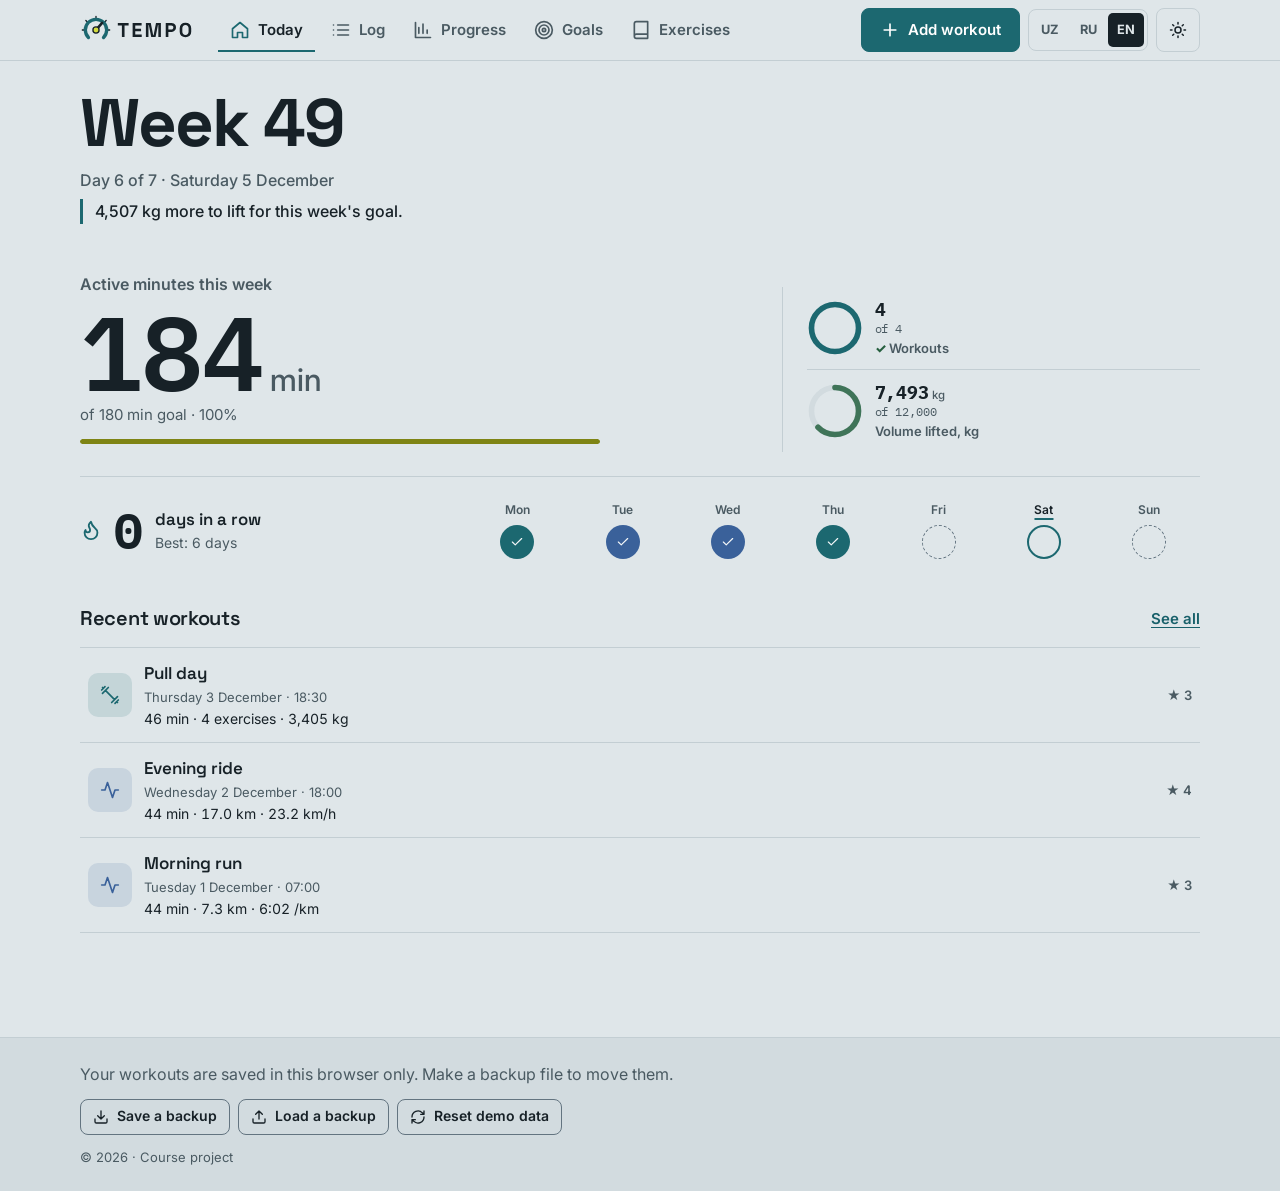
<file: index.html>
<!doctype html>
<html lang="en">
<head>
  <meta charset="utf-8">
  <meta name="viewport" content="width=device-width, initial-scale=1">
  <title>TEMPO</title>
  <meta name="description" content="">
  <meta name="theme-color" content="#dfe6e9">
  <link rel="icon" href="assets/brand/tempo-favicon.svg" type="image/svg+xml">
  <link rel="preconnect" href="https://fonts.googleapis.com">
  <link rel="preconnect" href="https://fonts.gstatic.com" crossorigin>
  <link rel="stylesheet" href="https://fonts.googleapis.com/css2?family=Geologica:wght@500;600;700&family=IBM+Plex+Mono:wght@500;600&family=Inter:wght@400;500;600;700&family=Space+Grotesk:wght@500;600;700&display=swap">
  <!-- Apply the saved theme before the page is drawn, so it never flashes. -->
  <script>
    window.APP_NS = "fitness";
    try {
      var savedTheme = localStorage.getItem("fitness:theme");
      document.documentElement.setAttribute("data-theme", savedTheme || (matchMedia("(prefers-color-scheme: dark)").matches ? "dark" : "light"));
    } catch (e) {}
  </script>
  <link rel="stylesheet" href="css/base.css">
  <link rel="stylesheet" href="css/site.css">
  <script defer src="js/core.js"></script>
  <script defer src="js/lang.js"></script>
  <script defer src="js/data-exercises.js"></script>
  <script defer src="js/fit.js"></script>
  <script defer src="js/layout.js"></script>
  <script defer src="js/pages/today.js"></script>
</head>
<body data-page="today">
  <a class="skip-link" href="#main" data-i18n="skip">Skip to content</a>
  <header id="site-header" class="site-header"></header>

  <main id="main" tabindex="-1" class="container page">
    <section class="today-head">
      <h1 id="greeting"></h1>
      <p id="todayDate" class="day-line"></p>
      <p id="nudge" class="nudge"></p>
    </section>

    <div id="emptyAll" class="empty" hidden>
      <h2 data-i18n="today.emptyTitle"></h2>
      <p data-i18n="today.emptyText"></p>
      <a class="btn" href="edit.html" data-i18n="action.addFirst"></a>
    </div>

    <section class="section" aria-labelledby="weekTitle">
      <h2 id="weekTitle" class="visually-hidden" data-i18n="today.week"></h2>
      <div id="rings" class="week-metrics"></div>
    </section>

    <section class="section streak-week" aria-labelledby="streakTitle">
      <h2 id="streakTitle" class="visually-hidden" data-i18n="today.streakTitle"></h2>
      <div id="streak" class="streak"></div>
      <ol id="weekStrip" class="week-strip"></ol>
    </section>

    <section class="section" aria-labelledby="recentTitle">
      <div class="section-head">
        <h2 id="recentTitle" data-i18n="today.recent"></h2>
        <a href="log.html" aria-describedby="recentTitle" data-i18n="action.seeAll"></a>
      </div>
      <div id="recent" class="workout-list"></div>
    </section>
  </main>

  <footer id="site-footer" class="site-footer"></footer>
  <div id="toasts" class="toast-host"></div>
</body>
</html>
</file>
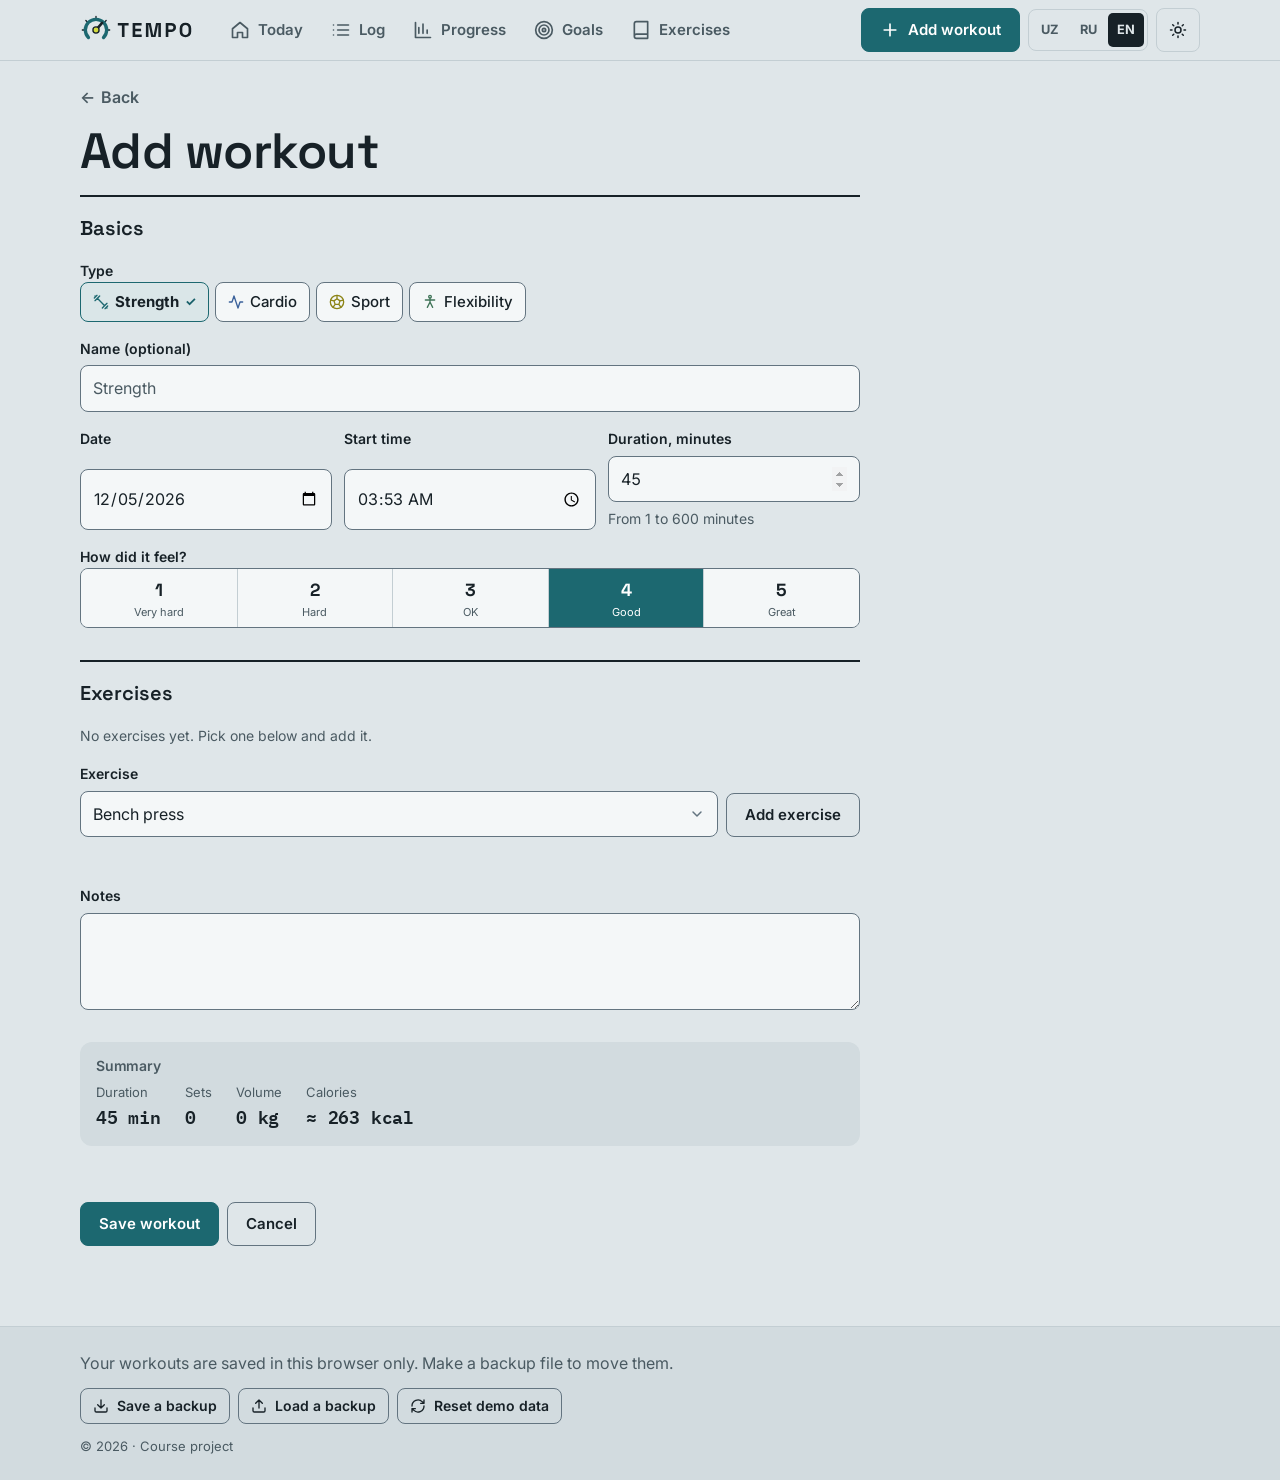
<file: edit.html>
<!doctype html>
<html lang="en">
<head>
  <meta charset="utf-8">
  <meta name="viewport" content="width=device-width, initial-scale=1">
  <title>TEMPO</title>
  <meta name="description" content="">
  <meta name="theme-color" content="#dfe6e9">
  <link rel="icon" href="assets/brand/tempo-favicon.svg" type="image/svg+xml">
  <link rel="preconnect" href="https://fonts.googleapis.com">
  <link rel="preconnect" href="https://fonts.gstatic.com" crossorigin>
  <link rel="stylesheet" href="https://fonts.googleapis.com/css2?family=Geologica:wght@500;600;700&family=IBM+Plex+Mono:wght@500;600&family=Inter:wght@400;500;600;700&family=Space+Grotesk:wght@500;600;700&display=swap">
  <!-- Apply the saved theme before the page is drawn, so it never flashes. -->
  <script>
    window.APP_NS = "fitness";
    try {
      var savedTheme = localStorage.getItem("fitness:theme");
      document.documentElement.setAttribute("data-theme", savedTheme || (matchMedia("(prefers-color-scheme: dark)").matches ? "dark" : "light"));
    } catch (e) {}
  </script>
  <link rel="stylesheet" href="css/base.css">
  <link rel="stylesheet" href="css/site.css">
  <script defer src="js/core.js"></script>
  <script defer src="js/lang.js"></script>
  <script defer src="js/data-exercises.js"></script>
  <script defer src="js/fit.js"></script>
  <script defer src="js/layout.js"></script>
  <script defer src="js/pages/edit.js"></script>
</head>
<body data-page="edit">
  <a class="skip-link" href="#main" data-i18n="skip">Skip to content</a>
  <header id="site-header" class="site-header"></header>

  <main id="main" tabindex="-1" class="container page">
    <a href="log.html" class="back-link" data-i18n="action.back"></a>
    <h1 id="editTitle"></h1>
    <div id="notFound" class="empty" hidden>
      <h2 data-i18n="workout.notFound"></h2>
      <p data-i18n="workout.notFoundText"></p>
      <a class="btn" href="log.html" data-i18n="action.back"></a>
    </div>

    <form id="wForm" class="w-form" novalidate>
      <div id="errorSummary" class="error-summary" role="alert" tabindex="-1" hidden></div>

      <fieldset class="form-section">
        <legend data-i18n="edit.basics"></legend>
        <fieldset class="field">
          <legend class="field-label" data-i18n="field.type"></legend>
          <div id="typeRadios" class="chips"></div>
        </fieldset>
        <div class="field">
          <label for="name" data-i18n="field.name"></label>
          <input id="name" name="name" class="input" maxlength="60" autocomplete="off" aria-describedby="name-err">
          <p id="name-err" class="field-error"></p>
        </div>
        <div class="form-row">
          <div class="field">
            <label for="date" data-i18n="field.date"></label>
            <input id="date" name="date" type="date" class="input" aria-describedby="date-err">
            <p id="date-err" class="field-error"></p>
          </div>
          <div class="field">
            <label for="time" data-i18n="field.time"></label>
            <input id="time" name="time" type="time" class="input">
          </div>
          <div class="field">
            <label for="duration" data-i18n="field.duration"></label>
            <input id="duration" name="duration" type="number" min="1" max="600" inputmode="numeric" class="input" aria-describedby="duration-hint duration-err">
            <p id="duration-hint" class="hint" data-i18n="field.durationHint"></p>
            <p id="duration-err" class="field-error"></p>
          </div>
        </div>
        <fieldset class="field">
          <legend class="field-label" data-i18n="field.feel"></legend>
          <div id="feelRadios" class="feel"></div>
        </fieldset>
      </fieldset>

      <fieldset class="form-section" id="strengthSection">
        <legend data-i18n="edit.exercises"></legend>
        <div id="exList" class="ex-list"></div>
        <div class="add-ex">
          <div class="field">
            <label for="exPick" data-i18n="edit.pick"></label>
            <select id="exPick" class="select"></select>
          </div>
          <button type="button" id="addEx" class="btn btn-ghost" data-i18n="edit.addExercise"></button>
        </div>
        <p id="ex-err" class="field-error" aria-live="polite"></p>
      </fieldset>

      <fieldset class="form-section" id="cardioSection">
        <legend data-i18n="edit.cardio"></legend>
        <div class="form-row">
          <div class="field">
            <label for="activity" data-i18n="field.activity"></label>
            <select id="activity" class="select"></select>
          </div>
          <div class="field">
            <label for="km" data-i18n="field.km"></label>
            <input id="km" name="km" type="number" step="0.1" min="0" inputmode="decimal" class="input" aria-describedby="km-err">
            <p id="km-err" class="field-error"></p>
          </div>
        </div>
      </fieldset>

      <div class="field">
        <label for="notes" data-i18n="field.notes"></label>
        <textarea id="notes" name="notes" class="input" rows="3" maxlength="500"></textarea>
      </div>

      <aside class="live-summary" aria-labelledby="sumTitle">
        <h2 id="sumTitle" data-i18n="edit.summary"></h2>
        <dl id="liveSum"></dl>
      </aside>

      <div class="form-actions">
        <button type="submit" class="btn" data-i18n="action.save"></button>
        <a id="cancelLink" href="log.html" class="btn btn-ghost" data-i18n="action.cancel"></a>
      </div>
    </form>
  </main>

  <footer id="site-footer" class="site-footer"></footer>
  <div id="toasts" class="toast-host"></div>
</body>
</html>
</file>
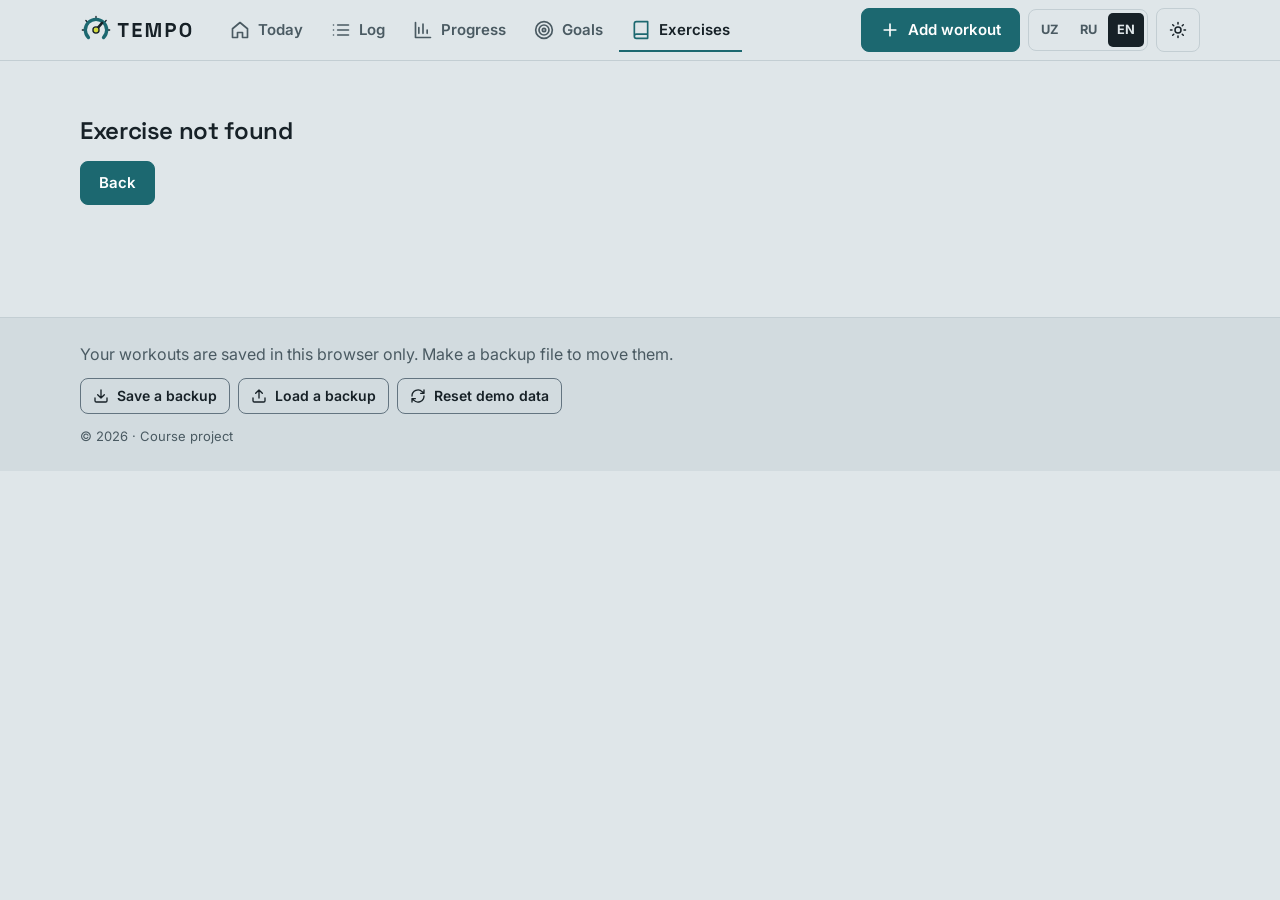
<file: exercise.html>
<!doctype html>
<html lang="en">
<head>
  <meta charset="utf-8">
  <meta name="viewport" content="width=device-width, initial-scale=1">
  <title>TEMPO</title>
  <meta name="description" content="">
  <meta name="theme-color" content="#dfe6e9">
  <link rel="icon" href="assets/brand/tempo-favicon.svg" type="image/svg+xml">
  <link rel="preconnect" href="https://fonts.googleapis.com">
  <link rel="preconnect" href="https://fonts.gstatic.com" crossorigin>
  <link rel="stylesheet" href="https://fonts.googleapis.com/css2?family=Geologica:wght@500;600;700&family=IBM+Plex+Mono:wght@500;600&family=Inter:wght@400;500;600;700&family=Space+Grotesk:wght@500;600;700&display=swap">
  <!-- Apply the saved theme before the page is drawn, so it never flashes. -->
  <script>
    window.APP_NS = "fitness";
    try {
      var savedTheme = localStorage.getItem("fitness:theme");
      document.documentElement.setAttribute("data-theme", savedTheme || (matchMedia("(prefers-color-scheme: dark)").matches ? "dark" : "light"));
    } catch (e) {}
  </script>
  <link rel="stylesheet" href="css/base.css">
  <link rel="stylesheet" href="css/site.css">
  <script defer src="js/core.js"></script>
  <script defer src="js/lang.js"></script>
  <script defer src="js/data-exercises.js"></script>
  <script defer src="js/fit.js"></script>
  <script defer src="js/layout.js"></script>
  <script defer src="js/charts.js"></script>
  <script defer src="js/pages/exercise.js"></script>
</head>
<body data-page="exercise">
  <a class="skip-link" href="#main" data-i18n="skip">Skip to content</a>
  <header id="site-header" class="site-header"></header>

  <main id="main" tabindex="-1" class="container page">
    <div id="view"></div>
  </main>

  <footer id="site-footer" class="site-footer"></footer>
  <div id="toasts" class="toast-host"></div>
</body>
</html>
</file>
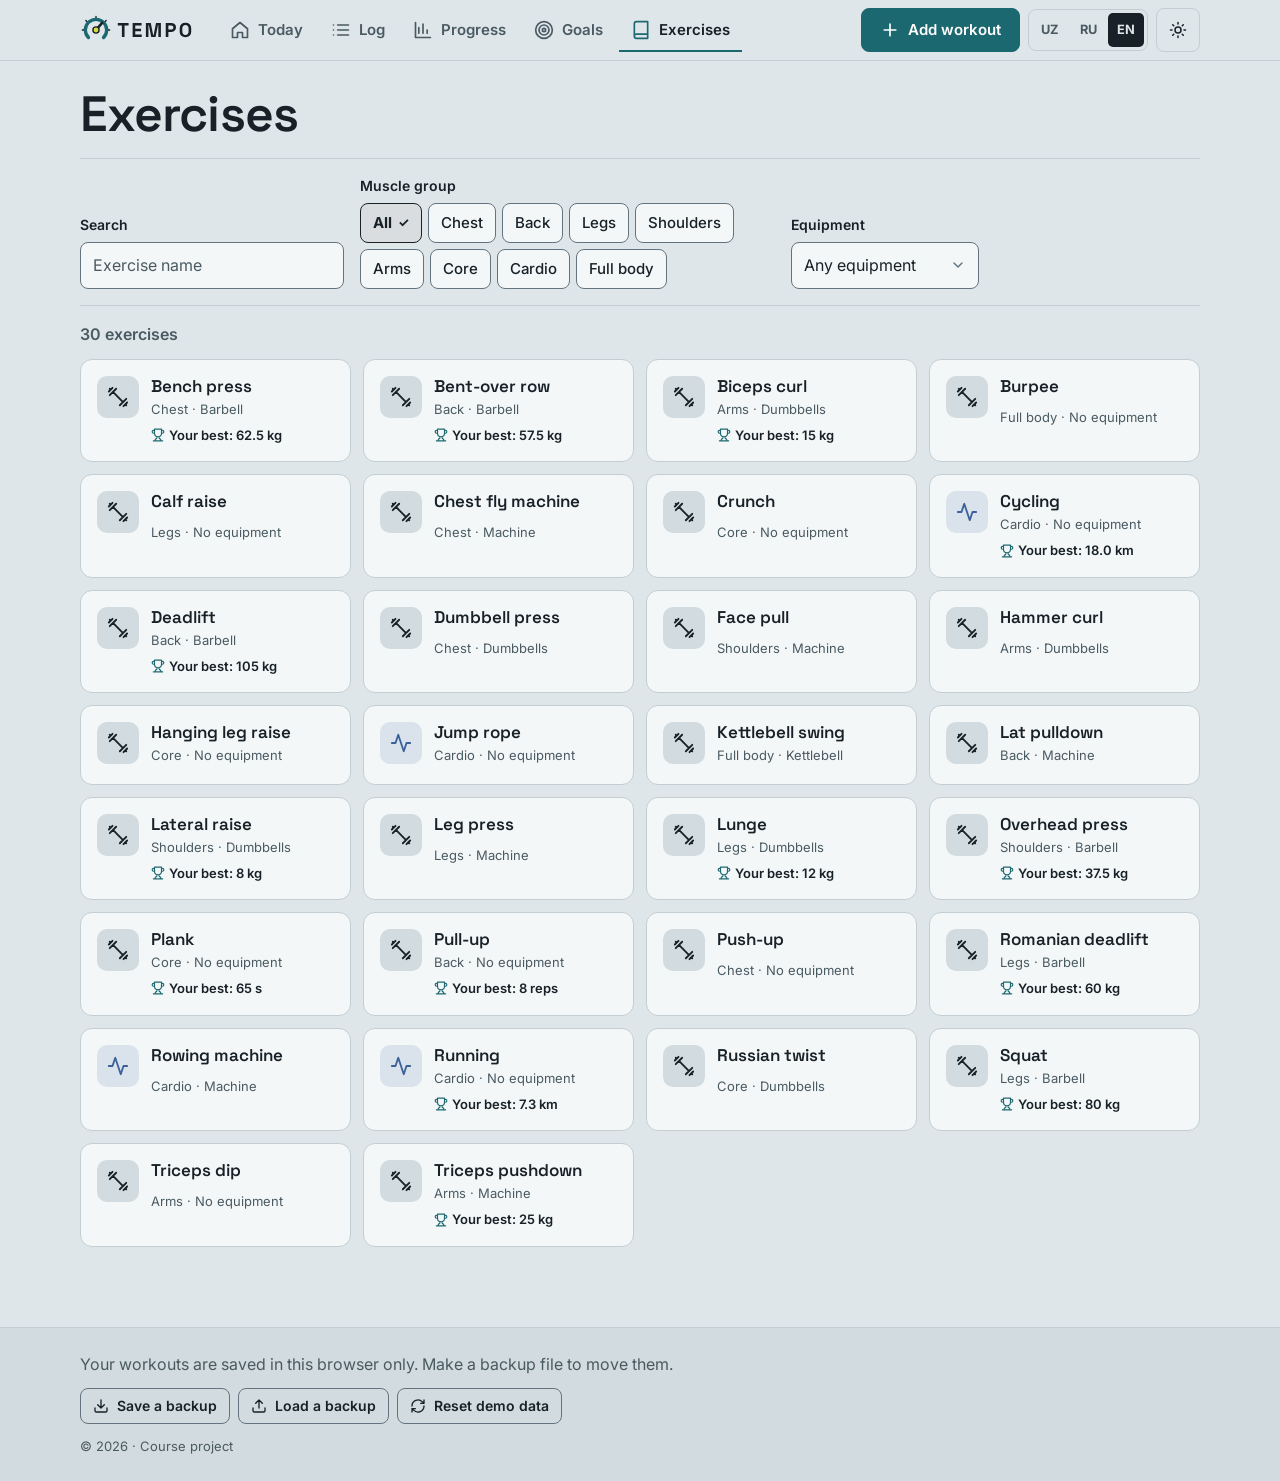
<file: exercises.html>
<!doctype html>
<html lang="en">
<head>
  <meta charset="utf-8">
  <meta name="viewport" content="width=device-width, initial-scale=1">
  <title>TEMPO</title>
  <meta name="description" content="">
  <meta name="theme-color" content="#dfe6e9">
  <link rel="icon" href="assets/brand/tempo-favicon.svg" type="image/svg+xml">
  <link rel="preconnect" href="https://fonts.googleapis.com">
  <link rel="preconnect" href="https://fonts.gstatic.com" crossorigin>
  <link rel="stylesheet" href="https://fonts.googleapis.com/css2?family=Geologica:wght@500;600;700&family=IBM+Plex+Mono:wght@500;600&family=Inter:wght@400;500;600;700&family=Space+Grotesk:wght@500;600;700&display=swap">
  <!-- Apply the saved theme before the page is drawn, so it never flashes. -->
  <script>
    window.APP_NS = "fitness";
    try {
      var savedTheme = localStorage.getItem("fitness:theme");
      document.documentElement.setAttribute("data-theme", savedTheme || (matchMedia("(prefers-color-scheme: dark)").matches ? "dark" : "light"));
    } catch (e) {}
  </script>
  <link rel="stylesheet" href="css/base.css">
  <link rel="stylesheet" href="css/site.css">
  <script defer src="js/core.js"></script>
  <script defer src="js/lang.js"></script>
  <script defer src="js/data-exercises.js"></script>
  <script defer src="js/fit.js"></script>
  <script defer src="js/layout.js"></script>
  <script defer src="js/pages/exercises.js"></script>
</head>
<body data-page="exercises">
  <a class="skip-link" href="#main" data-i18n="skip">Skip to content</a>
  <header id="site-header" class="site-header"></header>

  <main id="main" tabindex="-1" class="container page">
    <h1 data-i18n="page.exercises"></h1>
    <form id="exFilters" class="filters" role="search" novalidate>
      <div class="field">
        <label for="q" data-i18n="filters.search"></label>
        <input id="q" type="search" class="input" autocomplete="off" data-i18n-placeholder="filters.exercisePh">
      </div>
      <fieldset>
        <legend data-i18n="filters.muscle"></legend>
        <div id="groupChips" class="chips"></div>
      </fieldset>
      <div class="field">
        <label for="equipment" data-i18n="filters.equipment"></label>
        <select id="equipment" class="select"></select>
      </div>
    </form>
    <p id="resultCount" class="result-count" role="status"></p>
    <ul id="grid" class="ex-grid"></ul>
    <div id="empty" class="empty" hidden>
      <h2 data-i18n="ex.emptyTitle"></h2>
      <p data-i18n="ex.emptyText"></p>
      <button type="button" id="emptyClear" class="btn" data-i18n="filters.clear"></button>
    </div>
  </main>

  <footer id="site-footer" class="site-footer"></footer>
  <div id="toasts" class="toast-host"></div>
</body>
</html>
</file>
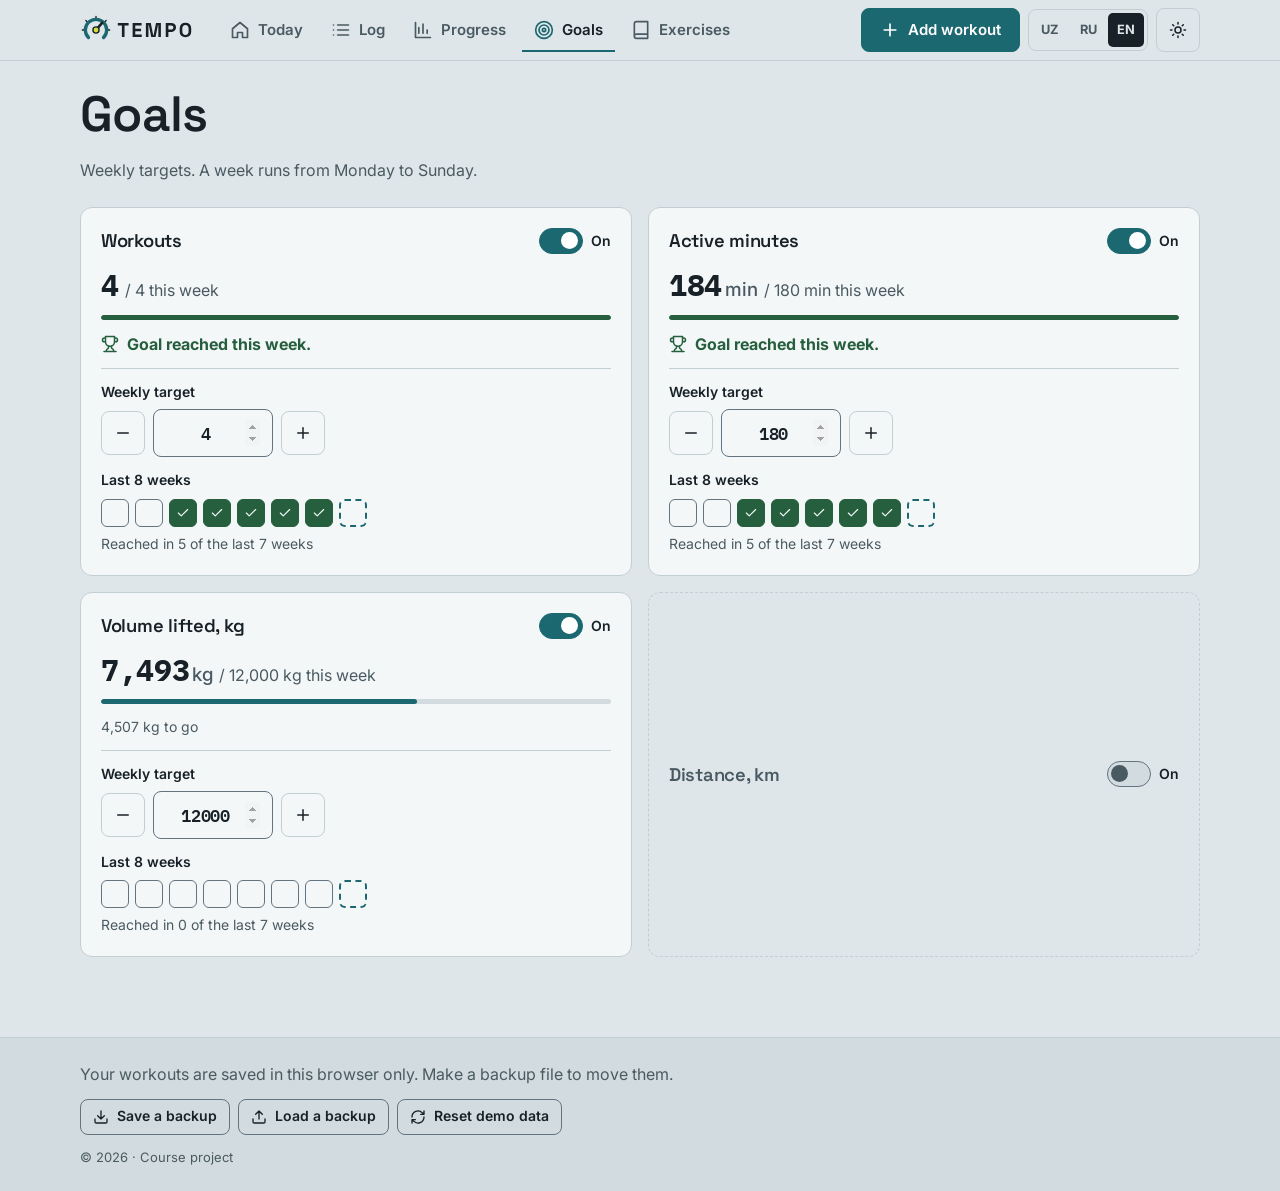
<file: goals.html>
<!doctype html>
<html lang="en">
<head>
  <meta charset="utf-8">
  <meta name="viewport" content="width=device-width, initial-scale=1">
  <title>TEMPO</title>
  <meta name="description" content="">
  <meta name="theme-color" content="#dfe6e9">
  <link rel="icon" href="assets/brand/tempo-favicon.svg" type="image/svg+xml">
  <link rel="preconnect" href="https://fonts.googleapis.com">
  <link rel="preconnect" href="https://fonts.gstatic.com" crossorigin>
  <link rel="stylesheet" href="https://fonts.googleapis.com/css2?family=Geologica:wght@500;600;700&family=IBM+Plex+Mono:wght@500;600&family=Inter:wght@400;500;600;700&family=Space+Grotesk:wght@500;600;700&display=swap">
  <!-- Apply the saved theme before the page is drawn, so it never flashes. -->
  <script>
    window.APP_NS = "fitness";
    try {
      var savedTheme = localStorage.getItem("fitness:theme");
      document.documentElement.setAttribute("data-theme", savedTheme || (matchMedia("(prefers-color-scheme: dark)").matches ? "dark" : "light"));
    } catch (e) {}
  </script>
  <link rel="stylesheet" href="css/base.css">
  <link rel="stylesheet" href="css/site.css">
  <script defer src="js/core.js"></script>
  <script defer src="js/lang.js"></script>
  <script defer src="js/data-exercises.js"></script>
  <script defer src="js/fit.js"></script>
  <script defer src="js/layout.js"></script>
  <script defer src="js/pages/goals.js"></script>
</head>
<body data-page="goals">
  <a class="skip-link" href="#main" data-i18n="skip">Skip to content</a>
  <header id="site-header" class="site-header"></header>

  <main id="main" tabindex="-1" class="container page">
    <h1 data-i18n="page.goals"></h1>
    <p class="page-intro" data-i18n="goals.intro"></p>
    <div id="goals" class="goal-list"></div>
  </main>

  <footer id="site-footer" class="site-footer"></footer>
  <div id="toasts" class="toast-host"></div>
</body>
</html>
</file>
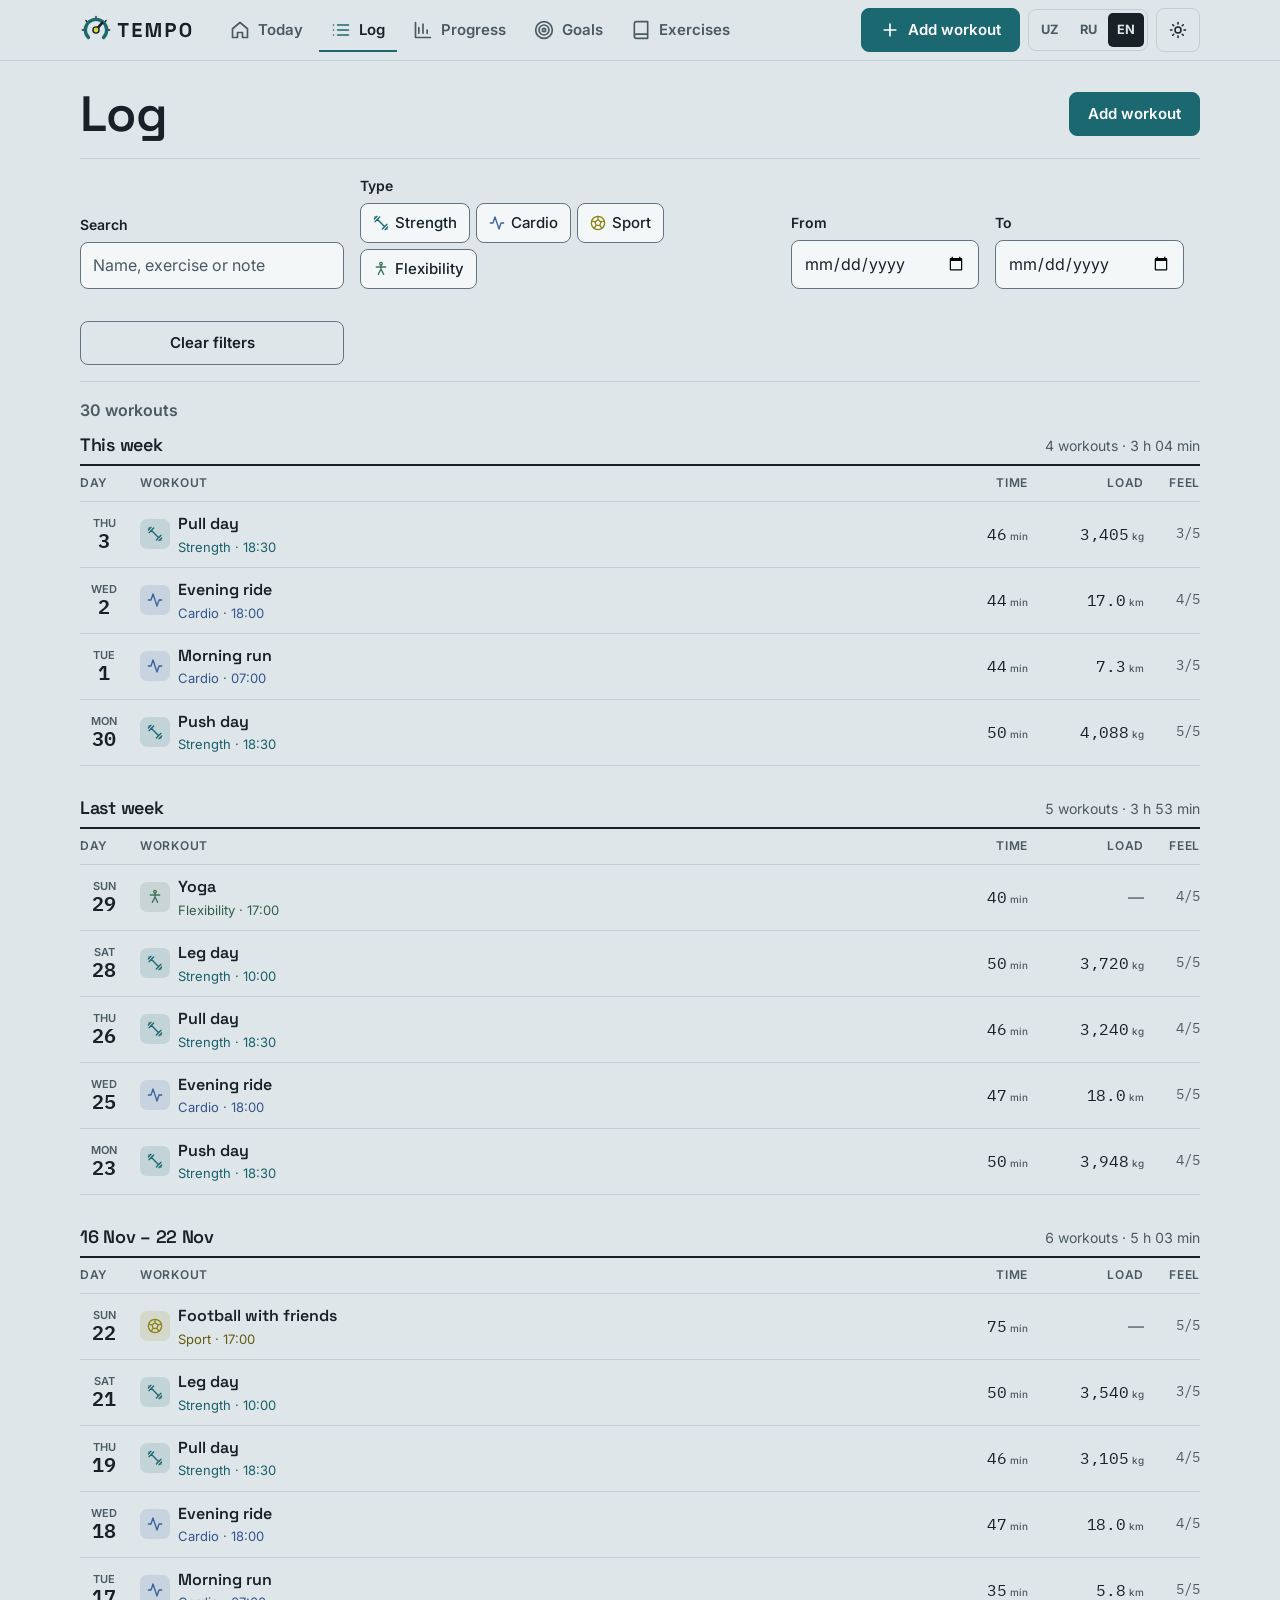
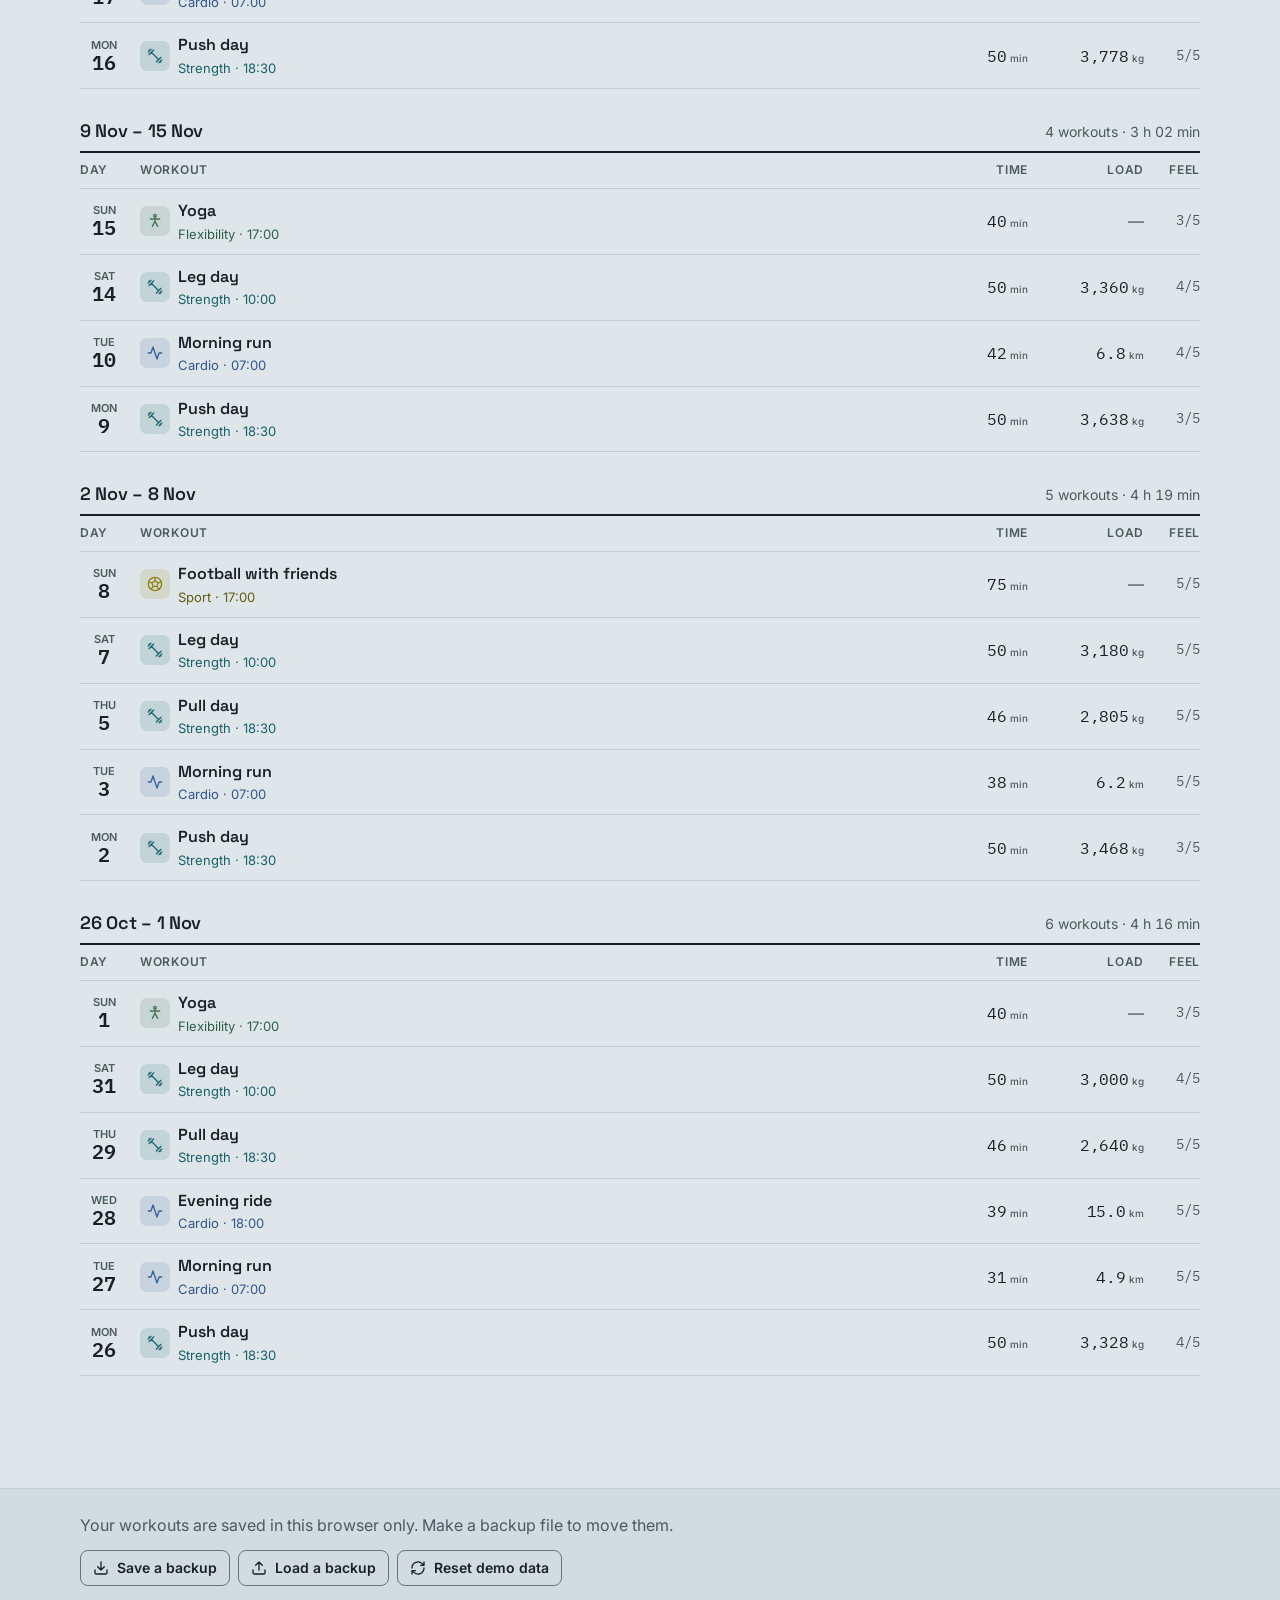
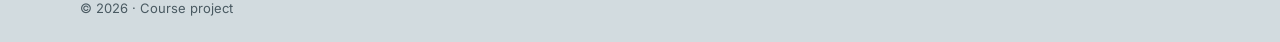
<file: log.html>
<!doctype html>
<html lang="en">
<head>
  <meta charset="utf-8">
  <meta name="viewport" content="width=device-width, initial-scale=1">
  <title>TEMPO</title>
  <meta name="description" content="">
  <meta name="theme-color" content="#dfe6e9">
  <link rel="icon" href="assets/brand/tempo-favicon.svg" type="image/svg+xml">
  <link rel="preconnect" href="https://fonts.googleapis.com">
  <link rel="preconnect" href="https://fonts.gstatic.com" crossorigin>
  <link rel="stylesheet" href="https://fonts.googleapis.com/css2?family=Geologica:wght@500;600;700&family=IBM+Plex+Mono:wght@500;600&family=Inter:wght@400;500;600;700&family=Space+Grotesk:wght@500;600;700&display=swap">
  <!-- Apply the saved theme before the page is drawn, so it never flashes. -->
  <script>
    window.APP_NS = "fitness";
    try {
      var savedTheme = localStorage.getItem("fitness:theme");
      document.documentElement.setAttribute("data-theme", savedTheme || (matchMedia("(prefers-color-scheme: dark)").matches ? "dark" : "light"));
    } catch (e) {}
  </script>
  <link rel="stylesheet" href="css/base.css">
  <link rel="stylesheet" href="css/site.css">
  <script defer src="js/core.js"></script>
  <script defer src="js/lang.js"></script>
  <script defer src="js/data-exercises.js"></script>
  <script defer src="js/fit.js"></script>
  <script defer src="js/layout.js"></script>
  <script defer src="js/pages/log.js"></script>
</head>
<body data-page="log">
  <a class="skip-link" href="#main" data-i18n="skip">Skip to content</a>
  <header id="site-header" class="site-header"></header>

  <main id="main" tabindex="-1" class="container page">
    <div class="page-head">
      <h1 data-i18n="page.log"></h1>
      <a class="btn" href="edit.html" data-i18n="action.add"></a>
    </div>

    <form id="filters" class="filters" role="search" novalidate>
      <div class="field">
        <label for="q" data-i18n="filters.search"></label>
        <input id="q" type="search" class="input" autocomplete="off" data-i18n-placeholder="filters.searchPh">
      </div>
      <fieldset>
        <legend data-i18n="filters.type"></legend>
        <div id="typeChips" class="chips"></div>
      </fieldset>
      <div class="field">
        <label for="from" data-i18n="filters.from"></label>
        <input id="from" type="date" class="input">
      </div>
      <div class="field">
        <label for="to" data-i18n="filters.to"></label>
        <input id="to" type="date" class="input" aria-describedby="dateError">
      </div>
      <p id="dateError" class="field-error" aria-live="polite"></p>
      <button type="button" id="clear" class="btn btn-ghost" data-i18n="filters.clear"></button>
    </form>

    <p id="resultCount" class="result-count" role="status"></p>
    <div id="weeks" class="weeks"></div>
    <div id="empty" class="empty" hidden>
      <h2 data-i18n="log.emptyTitle"></h2>
      <p data-i18n="log.emptyText"></p>
      <button type="button" id="emptyClear" class="btn" data-i18n="filters.clear"></button>
    </div>
  </main>

  <footer id="site-footer" class="site-footer"></footer>
  <div id="toasts" class="toast-host"></div>
</body>
</html>
</file>
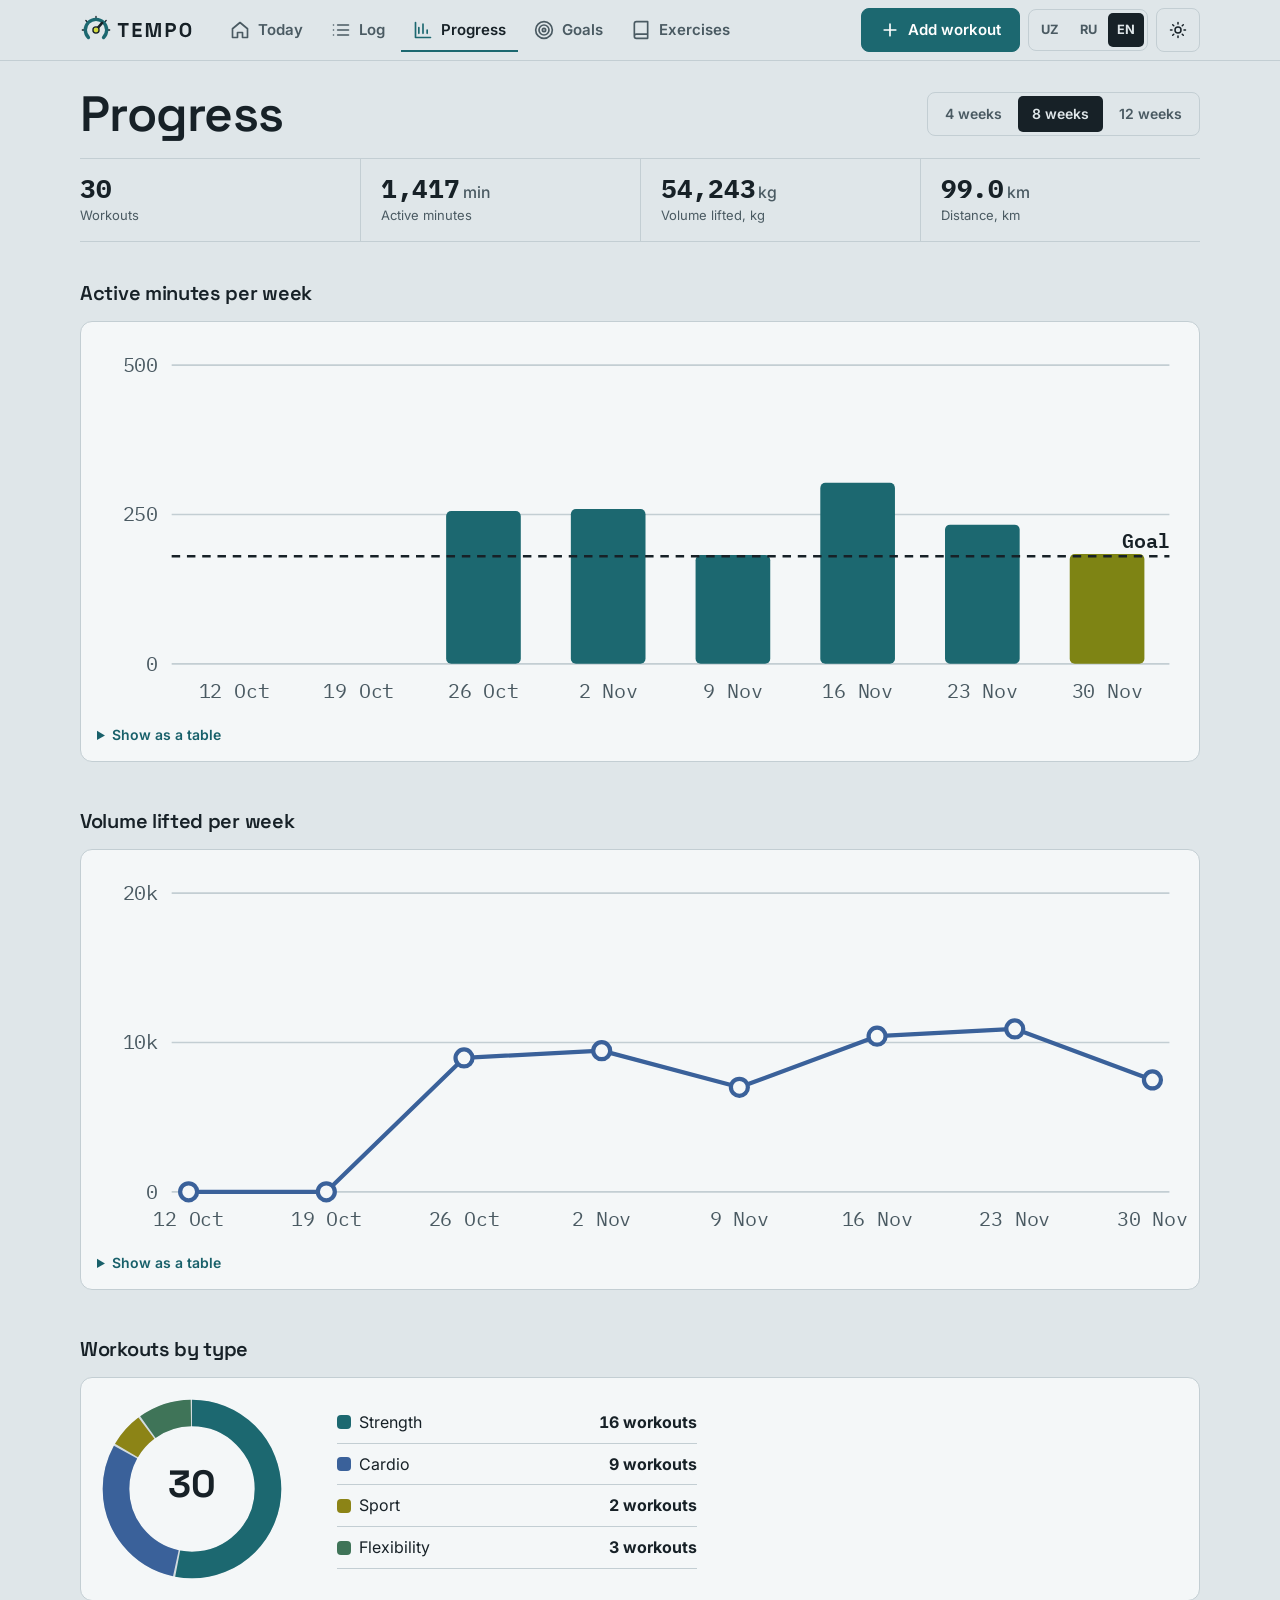
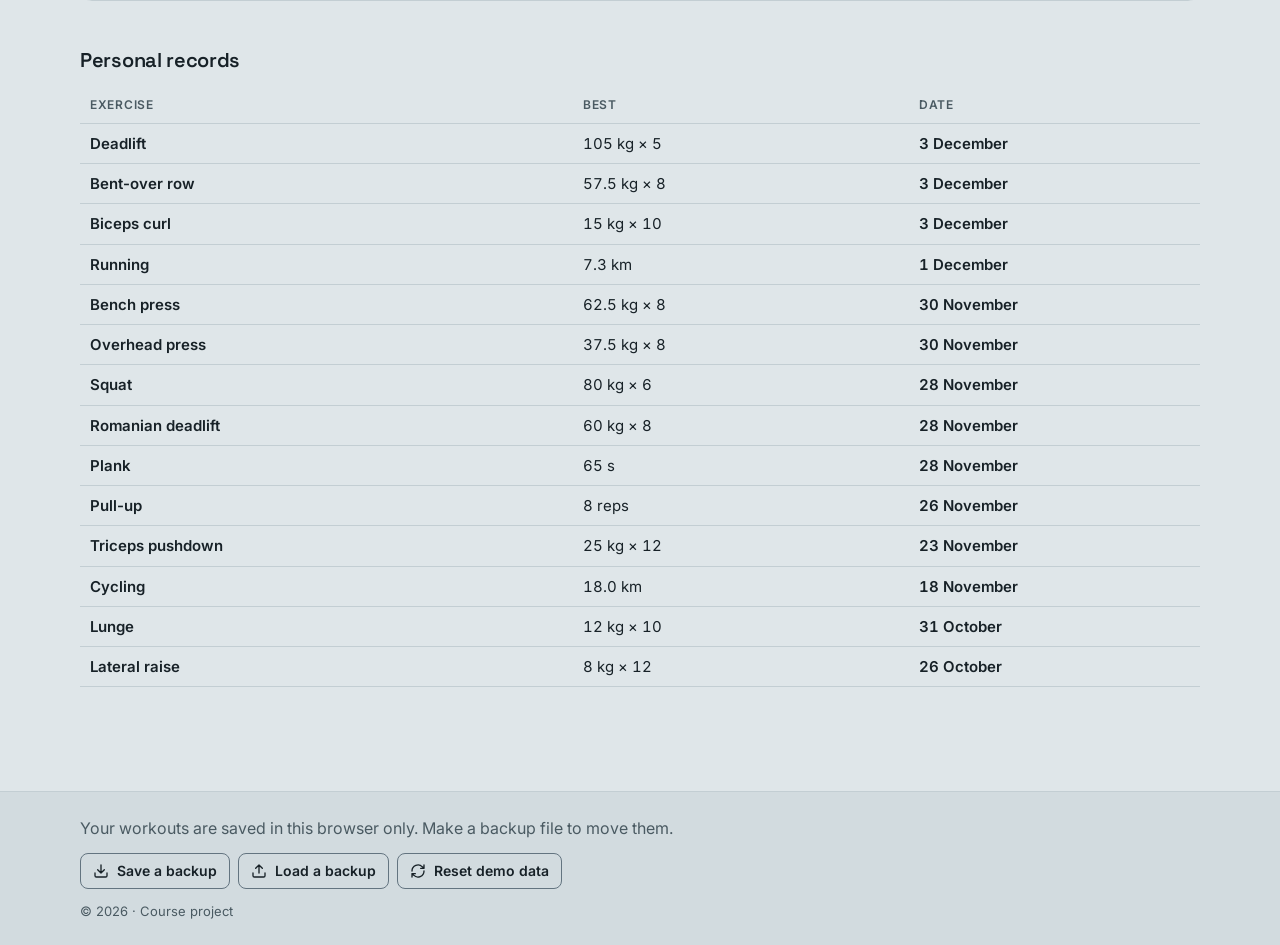
<file: progress.html>
<!doctype html>
<html lang="en">
<head>
  <meta charset="utf-8">
  <meta name="viewport" content="width=device-width, initial-scale=1">
  <title>TEMPO</title>
  <meta name="description" content="">
  <meta name="theme-color" content="#dfe6e9">
  <link rel="icon" href="assets/brand/tempo-favicon.svg" type="image/svg+xml">
  <link rel="preconnect" href="https://fonts.googleapis.com">
  <link rel="preconnect" href="https://fonts.gstatic.com" crossorigin>
  <link rel="stylesheet" href="https://fonts.googleapis.com/css2?family=Geologica:wght@500;600;700&family=IBM+Plex+Mono:wght@500;600&family=Inter:wght@400;500;600;700&family=Space+Grotesk:wght@500;600;700&display=swap">
  <!-- Apply the saved theme before the page is drawn, so it never flashes. -->
  <script>
    window.APP_NS = "fitness";
    try {
      var savedTheme = localStorage.getItem("fitness:theme");
      document.documentElement.setAttribute("data-theme", savedTheme || (matchMedia("(prefers-color-scheme: dark)").matches ? "dark" : "light"));
    } catch (e) {}
  </script>
  <link rel="stylesheet" href="css/base.css">
  <link rel="stylesheet" href="css/site.css">
  <script defer src="js/core.js"></script>
  <script defer src="js/lang.js"></script>
  <script defer src="js/data-exercises.js"></script>
  <script defer src="js/fit.js"></script>
  <script defer src="js/layout.js"></script>
  <script defer src="js/charts.js"></script>
  <script defer src="js/pages/progress.js"></script>
</head>
<body data-page="progress">
  <a class="skip-link" href="#main" data-i18n="skip">Skip to content</a>
  <header id="site-header" class="site-header"></header>

  <main id="main" tabindex="-1" class="container page">
    <div class="page-head">
      <h1 data-i18n="page.progress"></h1>
      <fieldset class="range-pick">
        <legend class="visually-hidden" data-i18n="progress.range"></legend>
        <div id="rangeRadios" class="seg seg-range"></div>
      </fieldset>
    </div>
    <div id="totals" class="totals-row"></div>
    <section class="section chart-section" aria-labelledby="minTitle">
      <h2 id="minTitle" data-i18n="progress.minutes"></h2>
      <div id="minChart"></div>
    </section>
    <section class="section chart-section" aria-labelledby="volTitle">
      <h2 id="volTitle" data-i18n="progress.volume"></h2>
      <div id="volChart"></div>
    </section>
    <section class="section chart-section" aria-labelledby="typeTitle">
      <h2 id="typeTitle" data-i18n="progress.types"></h2>
      <div id="typeChart"></div>
    </section>
    <section class="section" aria-labelledby="prTitle">
      <h2 id="prTitle" data-i18n="progress.records"></h2>
      <div id="records"></div>
    </section>
  </main>

  <footer id="site-footer" class="site-footer"></footer>
  <div id="toasts" class="toast-host"></div>
</body>
</html>
</file>
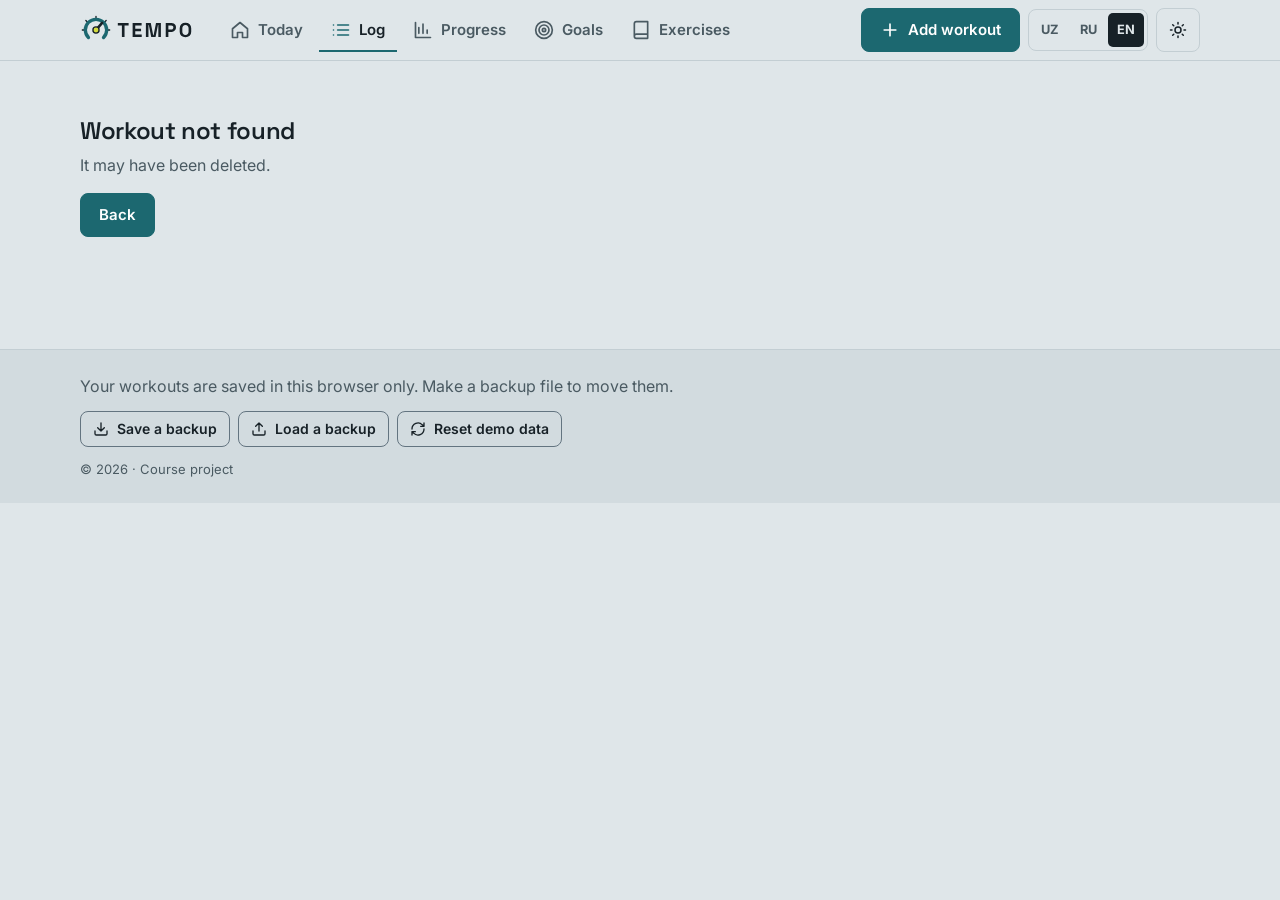
<file: workout.html>
<!doctype html>
<html lang="en">
<head>
  <meta charset="utf-8">
  <meta name="viewport" content="width=device-width, initial-scale=1">
  <title>TEMPO</title>
  <meta name="description" content="">
  <meta name="theme-color" content="#dfe6e9">
  <link rel="icon" href="assets/brand/tempo-favicon.svg" type="image/svg+xml">
  <link rel="preconnect" href="https://fonts.googleapis.com">
  <link rel="preconnect" href="https://fonts.gstatic.com" crossorigin>
  <link rel="stylesheet" href="https://fonts.googleapis.com/css2?family=Geologica:wght@500;600;700&family=IBM+Plex+Mono:wght@500;600&family=Inter:wght@400;500;600;700&family=Space+Grotesk:wght@500;600;700&display=swap">
  <!-- Apply the saved theme before the page is drawn, so it never flashes. -->
  <script>
    window.APP_NS = "fitness";
    try {
      var savedTheme = localStorage.getItem("fitness:theme");
      document.documentElement.setAttribute("data-theme", savedTheme || (matchMedia("(prefers-color-scheme: dark)").matches ? "dark" : "light"));
    } catch (e) {}
  </script>
  <link rel="stylesheet" href="css/base.css">
  <link rel="stylesheet" href="css/site.css">
  <script defer src="js/core.js"></script>
  <script defer src="js/lang.js"></script>
  <script defer src="js/data-exercises.js"></script>
  <script defer src="js/fit.js"></script>
  <script defer src="js/layout.js"></script>
  <script defer src="js/pages/workout.js"></script>
</head>
<body data-page="workout">
  <a class="skip-link" href="#main" data-i18n="skip">Skip to content</a>
  <header id="site-header" class="site-header"></header>

  <main id="main" tabindex="-1" class="container page">
    <div id="view"></div>
  </main>

  <footer id="site-footer" class="site-footer"></footer>
  <div id="toasts" class="toast-host"></div>
</body>
</html>
</file>
<file: css/base.css>
/* ==========================================================
   TEMPO design system: tokens, reset, type, buttons, form
   fields, dialog, toast. Layout and page parts are in site.css.

   Direction "Cool Mineral / Performance Instrument": blue-grey
   mineral backgrounds, graphite and slate, petrol teal as the brand
   colour and citron only for important data (records, this week).
   Every text colour passes WCAG AA (4.5:1) on all three surfaces and
   control borders reach 3:1. In light mode the pale citron is only
   used as a fill under dark text; chart highlights use a deeper
   olive-citron (--chart-4) so the mark stays visible (3:1).
   ========================================================== */

:root,
:root[data-theme="light"] {
  color-scheme: light;
  --bg: #dfe6e9;
  --surface: #f4f7f8;
  --raised: #d2dbdf;
  --ink: #172127;
  --ink-2: #4a5a62;
  --muted: #7c8a92;          /* decorative only (icons, rules), never body text */
  --line: #c3ced3;
  --line-strong: #637480;    /* control borders, 3:1 */
  --brand: #1c6870;          /* petrol teal: rings, bars, marks */
  --accent: #1c6870;
  --accent-hover: #154f56;
  --accent-text: #18606a;
  --on-accent: #ffffff;
  --accent-soft: #cfe4e5;
  --highlight: #d4dc3f;      /* citron: personal records, key data */
  --on-highlight: #172127;   /* text on citron is always dark */
  --danger: #a93636;
  --danger-soft: #f1dcdc;
  --ok: #255f3e;
  --warn: #6b4e0f;
  --focus: #18606a;

  /* workout categories: -fill for icons/charts, -text for words */
  --c-strength: #1c6870;  --c-strength-text: #18606a;
  --c-cardio: #3a619a;    --c-cardio-text: #33558c;
  --c-sport: #8c8416;     --c-sport-text: #625c0e;
  --c-flex: #3f7458;      --c-flex-text: #31604a;
  --c-other: #6b767c;     --c-other-text: #5a646a;

  --chart-1: #1c6870;
  --chart-2: #3a619a;
  --chart-3: #3f7458;
  --chart-4: #7e8414;        /* olive-citron: "this week" in charts */
  --chart-neutral: #7c8a92;
  --chart-grid: #c3ced3;

  --toast-bg: #172127;
  --toast-ink: #e4ebee;
  --toast-action: #d4dc3f;
  --backdrop: rgba(23, 33, 39, 0.5);
  --shadow-pop: 0 1px 2px rgba(23, 33, 39, 0.1), 0 12px 32px -10px rgba(23, 33, 39, 0.35);
}

:root[data-theme="dark"] {
  color-scheme: dark;
  --bg: #11171a;
  --surface: #192125;
  --raised: #222c31;
  --ink: #e4ebee;
  --ink-2: #9babb2;
  --muted: #6f8089;
  --line: #2c383e;
  --line-strong: #647780;
  --brand: #5db6b9;
  --accent: #5db6b9;
  --accent-hover: #74c9ca;
  --accent-text: #6cc2c4;
  --on-accent: #0d1416;
  --accent-soft: #163236;
  --highlight: #d7e15a;
  --on-highlight: #11171a;
  --danger: #ef8080;
  --danger-soft: #3a2224;
  --ok: #74be92;
  --warn: #e2be6a;
  --focus: #74c9ca;

  --c-strength: #5db6b9;  --c-strength-text: #5db6b9;
  --c-cardio: #86aadd;    --c-cardio-text: #86aadd;
  --c-sport: #d2cc5c;     --c-sport-text: #d2cc5c;
  --c-flex: #8ebb9e;      --c-flex-text: #8ebb9e;
  --c-other: #a3b0b6;     --c-other-text: #a3b0b6;

  --chart-1: #5db6b9;
  --chart-2: #86aadd;
  --chart-3: #8ebb9e;
  --chart-4: #d7e15a;
  --chart-neutral: #6f8089;
  --chart-grid: #2c383e;

  --toast-bg: #e4ebee;
  --toast-ink: #11171a;
  --toast-action: #18606a;
  --backdrop: rgba(0, 0, 0, 0.62);
  --shadow-pop: 0 1px 2px rgba(0, 0, 0, 0.4), 0 14px 36px -10px rgba(0, 0, 0, 0.75);
}

:root {
  /* Space Grotesk has no Cyrillic letters, so Russian falls back to Geologica,
     a similar grotesk that does. Inter covers all three languages. */
  --font-display: "Space Grotesk", "Geologica", system-ui, sans-serif;
  --font-body: "Inter", system-ui, -apple-system, "Segoe UI", Roboto, sans-serif;
  /* Numbers only: IBM Plex Mono gives the "instrument" read-out. */
  --font-num: "IBM Plex Mono", ui-monospace, "SFMono-Regular", Consolas, monospace;
  --r-card: 12px;
  --r-ctl: 8px;
  --r-dialog: 14px;
  --s1: 4px; --s2: 8px; --s3: 12px; --s4: 16px; --s5: 20px; --s6: 24px; --s8: 32px; --s10: 40px; --s12: 48px;
  --ease: cubic-bezier(0.2, 0.7, 0.2, 1);
  --header-h: 60px;
  --tabbar-h: 0px;
}

*, *::before, *::after { box-sizing: border-box; }
html { -webkit-text-size-adjust: 100%; scroll-padding-top: calc(var(--header-h) + 16px); }
body {
  margin: 0; min-height: 100vh;
  font-family: var(--font-body); font-size: 1rem; line-height: 1.55;
  color: var(--ink); background: var(--bg);
  -webkit-font-smoothing: antialiased;
}
h1, h2, h3, p, dl, dd, figure { margin: 0; }
h1, h2, h3 { font-family: var(--font-display); line-height: 1.15; letter-spacing: -0.015em; overflow-wrap: break-word; }
button, input, select, textarea { font: inherit; color: inherit; }
button { cursor: pointer; }
ul, ol { margin: 0; padding: 0; list-style: none; }
img, svg { display: block; }
a { color: var(--accent-text); text-underline-offset: 3px; }
a:hover { color: var(--accent-hover); }
fieldset { border: 0; margin: 0; padding: 0; min-width: 0; }
legend { padding: 0; }
table { border-collapse: collapse; }
[hidden] { display: none !important; }
:focus-visible { outline: 3px solid var(--focus); outline-offset: 2px; border-radius: 4px; }
.visually-hidden {
  position: absolute !important; width: 1px; height: 1px; margin: -1px; padding: 0;
  overflow: hidden; clip: rect(0 0 0 0); white-space: nowrap; border: 0;
}
.num, input[type="number"], .stat dd, .total-value, .ring-text, td, .tabular { font-variant-numeric: tabular-nums; }

/* ---------- buttons ---------- */
.btn {
  display: inline-flex; align-items: center; justify-content: center; gap: var(--s2);
  min-height: 44px; padding: 10px 18px; border: 1.5px solid var(--accent); border-radius: var(--r-ctl);
  background: var(--accent); color: var(--on-accent); font-weight: 600; font-size: 0.9375rem; line-height: 1.2;
  text-decoration: none; white-space: nowrap;
  transition: background-color 0.18s var(--ease), border-color 0.18s var(--ease), color 0.18s var(--ease), transform 0.12s var(--ease);
}
.btn:hover { background: var(--accent-hover); border-color: var(--accent-hover); color: var(--on-accent); }
.btn:active { transform: translateY(1px); }
.btn-ghost { background: transparent; color: var(--ink); border-color: var(--line-strong); }
.btn-ghost:hover { background: var(--surface); color: var(--ink); border-color: var(--ink); }
.btn-danger { background: var(--danger); border-color: var(--danger); color: var(--surface); }
.btn-danger:hover { background: var(--danger); border-color: var(--danger); color: var(--surface); filter: brightness(0.92); }
.btn-danger-ghost { background: transparent; color: var(--danger); border-color: var(--line-strong); }
.btn-danger-ghost:hover { background: var(--danger-soft); color: var(--danger); border-color: var(--danger); }
.btn:disabled { background: var(--raised); border-color: var(--line); color: var(--ink-2); cursor: not-allowed; transform: none; }
.btn-small { min-height: 36px; padding: 6px 12px; font-size: 0.875rem; }

.icon-btn {
  width: 44px; height: 44px; flex: none; display: inline-grid; place-items: center;
  border: 1.5px solid var(--line); border-radius: var(--r-ctl); background: transparent; color: var(--ink);
  transition: border-color 0.18s var(--ease), background-color 0.18s var(--ease);
}
.icon-btn:hover { border-color: var(--ink); background: var(--surface); }
.icon-btn:disabled { color: var(--muted); border-color: var(--line); background: transparent; cursor: not-allowed; }

/* ---------- form fields ---------- */
.field { display: grid; gap: 6px; min-width: 0; }
.field > label, .field-label { font-size: 0.875rem; font-weight: 600; color: var(--ink); margin: 0; }
.input, .select {
  width: 100%; min-height: 44px; padding: 10px 12px;
  background: var(--surface); color: var(--ink);
  border: 1.5px solid var(--line-strong); border-radius: var(--r-ctl);
  transition: border-color 0.18s var(--ease), box-shadow 0.18s var(--ease);
}
.select {
  appearance: none; padding-right: 36px; cursor: pointer;
  background-image: url("data:image/svg+xml,%3Csvg xmlns='http://www.w3.org/2000/svg' width='16' height='16' fill='none' stroke='%23637480' stroke-width='2.2' stroke-linecap='round' stroke-linejoin='round' viewBox='0 0 24 24'%3E%3Cpath d='m6 9 6 6 6-6'/%3E%3C/svg%3E");
  background-repeat: no-repeat; background-position: right 12px center;
}
.input::placeholder { color: var(--ink-2); opacity: 1; }
.input:hover, .select:hover { border-color: var(--ink); }
.input:focus-visible, .select:focus-visible { outline: none; border-color: var(--focus); box-shadow: 0 0 0 3px var(--accent-soft); }
.input[aria-invalid="true"], .select[aria-invalid="true"] { border-color: var(--danger); box-shadow: inset 3px 0 0 var(--danger); }
input[type="number"]::-webkit-inner-spin-button { opacity: 0.5; }
textarea.input { resize: vertical; min-height: 80px; }
.field-error { font-size: 0.875rem; font-weight: 600; color: var(--danger); }
.field-error:empty { display: none; }
.field-error[aria-live]:empty { display: block; }
.hint { font-size: 0.875rem; color: var(--ink-2); }

/* ---------- dialog ---------- */
dialog {
  width: min(100vw - 32px, 420px); padding: var(--s6); color: var(--ink); background: var(--surface);
  border: 1px solid var(--line); border-radius: var(--r-dialog); box-shadow: var(--shadow-pop);
}
dialog::backdrop { background: var(--backdrop); }
dialog[open] { animation: rise 0.2s var(--ease); }
dialog h2 { font-size: 1.25rem; margin-bottom: var(--s2); }
dialog p { color: var(--ink-2); }
.dialog-actions { display: flex; flex-wrap: wrap; justify-content: flex-end; gap: var(--s2); margin-top: var(--s5); }
@keyframes rise { from { opacity: 0; transform: translateY(8px); } to { opacity: 1; transform: none; } }

/* ---------- toast ---------- */
.toast-host {
  position: fixed; left: 0; right: 0; bottom: calc(var(--tabbar-h) + 16px); z-index: 60;
  display: grid; justify-items: center; padding-inline: var(--s4); pointer-events: none;
}
.toast {
  display: inline-flex; align-items: center; gap: var(--s3); max-width: 520px;
  padding: 8px 8px 8px 14px; border-radius: var(--r-ctl);
  background: var(--toast-bg); color: var(--toast-ink); box-shadow: var(--shadow-pop);
  font-size: 0.9375rem; font-weight: 500; pointer-events: auto; animation: rise 0.2s var(--ease);
}
.toast button { min-height: 36px; padding: 6px 10px; border: 0; border-radius: 6px; background: transparent; color: var(--toast-action); font-weight: 700; }
.toast button:hover { text-decoration: underline; }

@media (prefers-reduced-motion: reduce) {
  *, *::before, *::after {
    animation-duration: 0.01ms !important; animation-iteration-count: 1 !important;
    transition-property: opacity, background-color, border-color, color !important;
    scroll-behavior: auto !important;
  }
}
</file>
<file: css/site.css>
/* ==========================================================
   TEMPO layout and page parts ("Athletic Editorial").
   Hierarchy comes from type, spacing and thin rules; only charts,
   goals and a few panels are boxed. Tokens are in base.css.
   Signature: instrument-style numbers (IBM Plex Mono figures),
   one dominant metric per screen, citron only for the data that matters.
   ========================================================== */

.container { width: min(100% - 32px, 1120px); margin-inline: auto; }
@media (min-width: 768px) { .container { width: min(100% - 64px, 1120px); } }
.page { padding-block: var(--s6) var(--s12); }
.page h1 { font-size: clamp(2rem, 6vw, 3.1rem); font-weight: 600; margin-bottom: var(--s4); }
.section { padding-block: var(--s6); }
.skip-link { position: absolute; left: 12px; top: -80px; z-index: 100; padding: 10px 16px; background: var(--ink); color: var(--bg); border-radius: var(--r-ctl); font-weight: 600; }
.skip-link:focus { top: 12px; color: var(--bg); }
.back-link { display: inline-flex; gap: 6px; margin-bottom: var(--s3); font-weight: 600; color: var(--ink-2); text-decoration: none; }
.back-link::before { content: "←"; }
.back-link:hover { color: var(--accent-text); }

/* Section headings carry the beat mark. */
.section > h2, .section-head h2, .week-head h2, .chart-section h2, .form-section > legend {
  font-size: 1.25rem; font-weight: 600;
}
.section > h2, .chart-section h2 { margin-bottom: var(--s4); }
.section-head, .page-head { display: flex; flex-wrap: wrap; justify-content: space-between; align-items: center; gap: var(--s2) var(--s4); }
.section-head { margin-bottom: var(--s4); }
.section-head a { font-weight: 600; font-size: 0.9375rem; }
.page-head { margin-bottom: var(--s4); }
.page-head h1 { margin: 0; }
.page-intro { color: var(--ink-2); max-width: 60ch; margin-bottom: var(--s6); }

/* numbers big, units small and quiet */
.m { display: inline-flex; align-items: baseline; gap: 3px; white-space: nowrap; }
.m-n { font-variant-numeric: tabular-nums; }
.m-u { font-size: 0.62em; font-weight: 500; color: var(--ink-2); letter-spacing: 0; }

.notice { padding: var(--s3) var(--s4); border-left: 3px solid var(--ok); background: var(--surface); border-radius: 0 var(--r-ctl) var(--r-ctl) 0; margin-bottom: var(--s4); font-weight: 500; }
.empty { display: grid; gap: var(--s2); justify-items: start; padding: var(--s8) 0; }
.empty h1, .empty h2 { font-size: 1.5rem; margin: 0; }
.empty p { color: var(--ink-2); }
.empty .btn, .empty .form-actions { margin-top: var(--s2); }

/* ---------- header ---------- */
.site-header { position: sticky; top: 0; z-index: 40; background: var(--bg); border-bottom: 1px solid var(--line); }
.header-bar { display: flex; align-items: center; justify-content: space-between; gap: var(--s3); min-height: var(--header-h); }
.brand { display: inline-flex; align-items: center; gap: 8px; color: var(--ink); text-decoration: none; padding: 6px 0; }
.brand img { height: 32px; width: auto; }
.logo-dark { display: none; }
:root[data-theme="dark"] .logo-light { display: none; }
:root[data-theme="dark"] .logo-dark { display: block; }
.header-tools { display: flex; align-items: center; gap: var(--s2); }
.seg { display: inline-flex; gap: 2px; padding: 3px; border: 1.5px solid var(--line); border-radius: var(--r-ctl); }
.seg button { min-width: 36px; min-height: 34px; padding: 4px 6px; border: 0; border-radius: 5px; background: transparent; color: var(--ink-2); font-size: 0.8rem; font-weight: 700; }
.seg button:hover { color: var(--ink); }
.seg button[aria-pressed="true"] { background: var(--ink); color: var(--bg); }
#themeToggle .icon-moon { display: none; }
:root[data-theme="dark"] #themeToggle .icon-sun { display: none; }
:root[data-theme="dark"] #themeToggle .icon-moon { display: block; }

/* Phones and tablets: tab bar at the bottom, round "+" above it. */
@media (max-width: 979px) {
  body.has-tabbar { --tabbar-h: calc(64px + env(safe-area-inset-bottom, 0px)); padding-bottom: calc(var(--tabbar-h) + 72px); }
  .site-nav {
    position: fixed; left: 0; right: 0; bottom: 0; z-index: 45; height: var(--tabbar-h);
    padding-bottom: env(safe-area-inset-bottom, 0px); background: var(--surface); border-top: 1px solid var(--line);
  }
  .site-nav ul { display: grid; grid-template-columns: repeat(5, minmax(0, 1fr)); height: 64px; }
  .site-nav a {
    position: relative; display: grid; justify-items: center; align-content: center; gap: 3px; height: 100%;
    color: var(--ink-2); text-decoration: none; font-size: 0.6875rem; font-weight: 600; text-align: center; line-height: 1.15;
    padding-inline: 2px; overflow-wrap: anywhere;
  }
  .site-nav a[aria-current="page"] { color: var(--ink); }
  .site-nav a[aria-current="page"] .icon { color: var(--brand); }
  .site-nav a[aria-current="page"]::before { content: ""; position: absolute; top: 0; left: 25%; right: 25%; height: 3px; border-radius: 0 0 3px 3px; background: var(--brand); }
  .add-btn {
    position: fixed; right: 16px; bottom: calc(var(--tabbar-h) + 16px); z-index: 46;
    width: 56px; height: 56px; min-height: 0; padding: 0; border-radius: 50%; box-shadow: var(--shadow-pop);
  }
  .add-label { position: absolute; width: 1px; height: 1px; overflow: hidden; clip: rect(0 0 0 0); white-space: nowrap; }
  body[data-page="edit"] .add-btn { display: none; } /* don't cover the form's own buttons */
  .toast-host { bottom: calc(var(--tabbar-h) + 84px); }
}
@media (min-width: 980px) {
  .header-bar { display: grid; grid-template-columns: auto 1fr auto; gap: var(--s6); }
  .site-nav ul { display: flex; gap: var(--s1); }
  .site-nav a { display: inline-flex; align-items: center; gap: 8px; padding: 10px 12px; color: var(--ink-2); text-decoration: none; font-weight: 600; font-size: 0.9375rem; border-radius: var(--r-ctl); }
  .site-nav a:hover { color: var(--ink); background: var(--raised); }
  .site-nav a[aria-current="page"] { color: var(--ink); box-shadow: inset 0 -2px 0 var(--brand); border-radius: 0; }
  .site-nav a[aria-current="page"] .icon { color: var(--brand); }
}
/* Between 980 and 1200px the long "Add workout" label (Russian especially)
   doesn't fit, so the button shows just "+" (its name stays for screen readers). */
@media (min-width: 980px) and (max-width: 1199px) {
  .header-bar { gap: var(--s3); }
  .site-nav a { padding-inline: 8px; }
  .add-btn { width: 44px; padding: 0; }
  .add-label { position: absolute; width: 1px; height: 1px; overflow: hidden; clip: rect(0 0 0 0); white-space: nowrap; }
}

/* ---------- footer ---------- */
.site-footer { margin-top: var(--s8); border-top: 1px solid var(--line); background: var(--raised); padding-block: var(--s6); }
.footer-inner { display: grid; gap: var(--s3); }
.footer-inner > p:first-child { color: var(--ink-2); max-width: 60ch; }
.footer-actions { display: flex; flex-wrap: wrap; gap: var(--s2); }
.footer-copy { color: var(--ink-2); font-size: 0.8125rem; }

/* ---------- workout categories ---------- */
.type-strength { --cat: var(--c-strength); --cat-text: var(--c-strength-text); }
.type-cardio { --cat: var(--c-cardio); --cat-text: var(--c-cardio-text); }
.type-sport { --cat: var(--c-sport); --cat-text: var(--c-sport-text); }
.type-flex { --cat: var(--c-flex); --cat-text: var(--c-flex-text); }
.type-tag {
  display: inline-flex; align-items: center; gap: 6px; padding: 3px 9px 3px 7px;
  border: 1px solid var(--line-strong); border-radius: 6px; color: var(--cat-text); font-size: 0.8125rem; font-weight: 600;
}
.type-tag .icon { color: var(--cat); }

/* ---------- today ---------- */
.today-head { display: grid; gap: 6px; padding-bottom: var(--s4); }
.eyebrow { font-size: 0.8125rem; font-weight: 600; letter-spacing: 0.1em; text-transform: uppercase; color: var(--ink-2); }
.today-head h1 { margin: 0; }
.nudge { max-width: 52ch; padding-left: var(--s3); border-left: 3px solid var(--brand); font-weight: 500; }
.nudge:empty { display: none; }

.rings { display: grid; grid-template-columns: repeat(3, minmax(0, 1fr)); gap: var(--s3); }
.ring { position: relative; display: grid; justify-items: center; text-align: center; padding: var(--s4) var(--s2); border: 1px solid var(--line); border-radius: var(--r-card); background: var(--surface); }
.ring svg { width: 100%; max-width: 116px; height: auto; }
.ring-track { stroke: var(--raised); }
.ring-value { stroke: var(--ring, var(--chart-1)); transition: stroke-dasharray 0.6s var(--ease); }
.ring-workouts { --ring: var(--chart-1); }
.ring-minutes { --ring: var(--chart-2); }
.ring-volume, .ring-km { --ring: var(--chart-3); }
.ring figcaption { position: absolute; top: var(--s4); left: 0; right: 0; aspect-ratio: 1; max-width: 116px; margin-inline: auto; display: grid; align-content: center; justify-items: center; pointer-events: none; }
.ring-text { font-family: var(--font-display); font-weight: 700; font-size: clamp(1.05rem, 4vw, 1.5rem); line-height: 1.1; }
.ring-sub { font-size: 0.75rem; color: var(--ink-2); }
.ring-label { position: absolute; top: calc(100% + 10px); left: -4px; right: -4px; font-size: 0.8125rem; font-weight: 600; color: var(--ink); line-height: 1.25; }
.ring { padding-bottom: calc(var(--s4) + 2.6em); }
.ring.is-done .ring-label::before { content: "✓ "; color: var(--ok); font-weight: 800; }

.streak-week { display: grid; gap: var(--s5); border-top: 1px solid var(--line); }
.streak { display: flex; align-items: center; gap: var(--s3); }
.streak-icon { color: var(--brand); }
.streak-num { font-family: var(--font-display); font-weight: 700; font-size: 3rem; line-height: 1; color: var(--ink); font-variant-numeric: tabular-nums; }
.streak-text { display: grid; }
.streak-text strong { font-family: var(--font-display); font-weight: 600; font-size: 1.05rem; }
.streak-text span { color: var(--ink-2); font-size: 0.875rem; }
.week-strip { display: grid; grid-template-columns: repeat(7, minmax(0, 1fr)); gap: var(--s1); }
.day { display: grid; justify-items: center; gap: 6px; font-size: 0.75rem; font-weight: 600; color: var(--ink-2); }
.day-dot { width: 34px; height: 34px; display: grid; place-items: center; border-radius: 50%; border: 1.5px dashed var(--line-strong); color: var(--surface); }
.day.is-done .day-dot { border: 0; background: var(--cat, var(--brand)); }
:root[data-theme="dark"] .day.is-done .day-dot { color: var(--bg); }
.day.is-today .day-name { color: var(--ink); text-decoration: underline 2px var(--brand); text-underline-offset: 4px; }
.day.is-today:not(.is-done) .day-dot { border: 2px solid var(--brand); }
@media (min-width: 720px) { .streak-week { grid-template-columns: minmax(220px, 1fr) 2fr; align-items: center; } }

/* ---------- workout cards (Today and Log) ---------- */
.workout-list { display: grid; }
.workout-card {
  display: grid; grid-template-columns: auto minmax(0, 1fr) auto; gap: var(--s3); align-items: center;
  padding: var(--s3) var(--s2) var(--s3) 0; border-bottom: 1px solid var(--line); color: var(--ink); text-decoration: none;
  transition: background-color 0.18s var(--ease);
}
.workout-list > .workout-card:first-child { border-top: 1px solid var(--line); }
.workout-card:hover { background: var(--surface); }
.workout-card:hover .wc-name { color: var(--accent-text); }
.wc-icon {
  width: 44px; height: 44px; display: grid; place-items: center; border-radius: 10px; margin-left: var(--s2);
  color: var(--cat); background: color-mix(in srgb, var(--cat) 14%, transparent);
}
.wc-main { display: grid; gap: 1px; }
.wc-name { font-family: var(--font-display); font-weight: 600; font-size: 1.0625rem; transition: color 0.18s var(--ease); }
.wc-meta { font-size: 0.8125rem; color: var(--ink-2); }
.wc-facts { font-size: 0.875rem; color: var(--ink); font-variant-numeric: tabular-nums; }
.wc-feel { font-size: 0.8125rem; font-weight: 600; color: var(--ink-2); white-space: nowrap; }

/* ---------- filters and chips ---------- */
.filters { display: grid; gap: var(--s4); padding-block: var(--s4); margin-bottom: var(--s4); border-block: 1px solid var(--line); }
.filters legend { font-size: 0.875rem; font-weight: 600; margin-bottom: 6px; }
.chips { display: flex; flex-wrap: wrap; gap: 6px; }
.chip {
  position: relative; display: inline-flex; align-items: center; gap: 6px; min-height: 40px; padding: 6px 12px;
  border: 1.5px solid var(--line-strong); border-radius: var(--r-ctl); background: var(--surface); cursor: pointer; font-weight: 500; font-size: 0.9375rem;
  transition: border-color 0.15s var(--ease), background-color 0.15s var(--ease);
}
.chip input { position: absolute; opacity: 0; width: 1px; height: 1px; }
.chip .icon { color: var(--cat, var(--ink-2)); }
.chip:hover { border-color: var(--ink); }
.chip:has(input:checked) { border-color: var(--cat, var(--ink)); background: color-mix(in srgb, var(--cat, var(--ink)) 12%, var(--surface)); font-weight: 700; }
.chip:has(input:checked)::after { content: "✓"; font-size: 0.8rem; color: var(--cat-text, var(--ink)); }
.chip:has(input:focus-visible) { outline: 3px solid var(--focus); outline-offset: 2px; }
.result-count { font-weight: 600; color: var(--ink-2); margin-bottom: var(--s3); }
@media (min-width: 900px) { .filters { grid-template-columns: minmax(200px, 1.4fr) 2.2fr 1fr 1fr auto; align-items: end; } .filters .field-error { grid-column: 1 / -1; } }

/* log weeks */
.week-group { margin-bottom: var(--s8); }
.week-head { display: flex; flex-wrap: wrap; justify-content: space-between; align-items: baseline; gap: var(--s2); padding-bottom: var(--s2); }
.week-head h2 { font-size: 1.125rem; }
.week-total { color: var(--ink-2); font-size: 0.875rem; font-variant-numeric: tabular-nums; }

/* ---------- workout detail ---------- */
.workout-head { display: grid; gap: var(--s2); justify-items: start; margin-bottom: var(--s5); }
.workout-head h1 { margin: 0; }
.workout-when { color: var(--ink-2); }
.stats { display: grid; grid-template-columns: repeat(2, minmax(0, 1fr)); border-block: 1px solid var(--line); }
.stat { padding: var(--s3) var(--s4); border-bottom: 1px solid var(--line); }
.stat:nth-child(odd) { padding-left: 0; }
.stat dt { font-size: 0.8125rem; color: var(--ink-2); }
.stat dd { margin: 2px 0 0; font-family: var(--font-display); font-weight: 600; font-size: 1.35rem; }
@media (min-width: 720px) {
  .stats { display: flex; flex-wrap: wrap; }
  .stat { border-bottom: 0; padding: var(--s3) var(--s6); border-left: 1px solid var(--line); }
  .stat:first-child { border-left: 0; padding-left: 0; }
  .stat:nth-child(odd) { padding-left: var(--s6); }
  .stat:first-child:nth-child(odd) { padding-left: 0; }
}
.cardio-line { margin-top: var(--s3); font-weight: 600; }
.ex-blocks { display: grid; gap: var(--s5); }
@media (min-width: 760px) { .ex-blocks { grid-template-columns: repeat(2, minmax(0, 1fr)); gap: var(--s6) var(--s8); } }
.ex-block h3 { display: flex; flex-wrap: wrap; align-items: center; gap: var(--s2); font-size: 1.0625rem; font-weight: 600; margin-bottom: var(--s2); }
.ex-block h3 a { color: var(--ink); text-decoration: none; }
.ex-block h3 a:hover { color: var(--accent-text); text-decoration: underline; }
.pr-badge { display: inline-flex; align-items: center; gap: 4px; padding: 2px 8px; border-radius: 6px; background: var(--highlight); color: var(--on-highlight); font-family: var(--font-body); font-size: 0.75rem; font-weight: 700; }
.sets-table, .records-table, .chart-table table { width: 100%; font-size: 0.9375rem; }
.sets-table th, .sets-table td, .records-table th, .records-table td, .chart-table th, .chart-table td { padding: 8px 10px; text-align: left; border-bottom: 1px solid var(--line); }
.sets-table thead th, .records-table thead th, .chart-table thead th { font-size: 0.75rem; font-weight: 600; letter-spacing: 0.06em; text-transform: uppercase; color: var(--ink-2); }
.sets-table tbody th { color: var(--ink-2); font-weight: 600; width: 3.5em; }
.sets-table td { font-weight: 600; }
.notes p { max-width: 65ch; white-space: pre-line; }
.form-actions { display: flex; flex-wrap: wrap; gap: var(--s2); margin-top: var(--s6); }

/* ---------- add / edit form ---------- */
.w-form { display: grid; gap: var(--s8); max-width: 780px; }
.form-section { display: grid; gap: var(--s4); }
.form-section > legend { width: 100%; padding-top: var(--s4); border-top: 2px solid var(--ink); margin-bottom: var(--s4); font-family: var(--font-display); }
.form-row { display: grid; gap: var(--s3); }
@media (min-width: 640px) { .form-row { grid-template-columns: repeat(3, minmax(0, 1fr)); } #cardioSection .form-row { grid-template-columns: 2fr 1fr; } }
.feel { display: grid; grid-template-columns: repeat(5, minmax(0, 1fr)); border: 1.5px solid var(--line-strong); border-radius: var(--r-ctl); overflow: hidden; }
.feel-opt { position: relative; display: grid; justify-items: center; gap: 2px; padding: 8px 2px; cursor: pointer; text-align: center; background: var(--surface); }
.feel-opt + .feel-opt { border-left: 1px solid var(--line); }
.feel-opt input { position: absolute; opacity: 0; width: 1px; height: 1px; }
.feel-opt:has(input:checked) { background: var(--accent); color: var(--on-accent); }
.feel-opt:has(input:checked) .feel-word { color: var(--on-accent); }
.feel-opt:has(input:focus-visible) { outline: 3px solid var(--focus); outline-offset: -3px; }
.feel-num { font-family: var(--font-display); font-weight: 700; font-size: 1.1rem; }
.feel-word { font-size: 0.6875rem; color: var(--ink-2); overflow-wrap: anywhere; hyphens: auto; line-height: 1.2; }

.ex-list { display: grid; gap: var(--s5); }
.ex-edit { padding: var(--s4); border: 1px solid var(--line); border-radius: var(--r-card); background: var(--surface); }
.ex-edit > legend { display: flex; align-items: center; gap: var(--s2); padding: 0 6px; font-family: var(--font-display); font-weight: 600; font-size: 1.05rem; }
.ex-num { display: inline-grid; place-items: center; width: 24px; height: 24px; border-radius: 6px; background: var(--ink); color: var(--bg); font-size: 0.8rem; font-family: var(--font-body); }
.set-head, .set-row { display: grid; grid-template-columns: 34px minmax(0, 1fr) minmax(0, 1fr) 44px; gap: var(--s2); align-items: center; }
.set-head { padding-bottom: 4px; font-size: 0.75rem; font-weight: 600; letter-spacing: 0.06em; text-transform: uppercase; color: var(--ink-2); }
.set-head span:nth-child(2), .set-head span:nth-child(3) { text-align: center; }
.set-rows { display: grid; gap: 6px; }
.set-row .input { min-height: 48px; text-align: center; font-size: 1.0625rem; font-weight: 600; padding-inline: 4px; }
.set-n { display: grid; place-items: center; height: 48px; font-family: var(--font-display); font-weight: 700; color: var(--ink-2); }
.ex-actions { display: flex; flex-wrap: wrap; justify-content: space-between; gap: var(--s2); margin-top: var(--s3); }
.add-ex { display: grid; grid-template-columns: minmax(0, 1fr) auto; gap: var(--s2); align-items: end; }
.live-summary { padding: var(--s4); border-radius: var(--r-card); background: var(--raised); }
.live-summary h2 { font-size: 0.875rem; font-weight: 600; color: var(--ink-2); margin-bottom: var(--s2); font-family: var(--font-body); }
.live-summary dl { display: flex; flex-wrap: wrap; gap: var(--s3) var(--s6); }
.live-summary dt { font-size: 0.8125rem; color: var(--ink-2); }
.live-summary dd { margin: 0; font-family: var(--font-display); font-weight: 600; font-size: 1.15rem; font-variant-numeric: tabular-nums; }
.error-summary { display: grid; gap: 6px; padding: var(--s4); border-left: 4px solid var(--danger); background: var(--danger-soft); border-radius: 0 var(--r-ctl) var(--r-ctl) 0; }
.error-summary p { font-weight: 700; }
.error-summary ul { list-style: disc; padding-left: 20px; }
.error-summary a { color: var(--danger); font-weight: 600; }

/* ---------- progress ---------- */
.seg-range { padding: 3px; }
.seg-range { max-width: 100%; }
.seg-range label { position: relative; display: inline-flex; align-items: center; min-height: 36px; padding: 4px clamp(8px, 2.5vw, 14px); border-radius: 5px; cursor: pointer; font-weight: 600; font-size: 0.875rem; color: var(--ink-2); }
.seg-range label.is-on { background: var(--ink); color: var(--bg); }
.seg-range label:has(input:focus-visible) { outline: 3px solid var(--focus); outline-offset: 1px; }
.totals-row { display: grid; grid-template-columns: repeat(2, minmax(0, 1fr)); border-block: 1px solid var(--line); margin-bottom: var(--s4); }
.total { display: grid; gap: 2px; padding: var(--s4) var(--s4) var(--s4) 0; }
.total:nth-child(even) { padding-left: var(--s4); border-left: 1px solid var(--line); }
.total:nth-child(-n + 2) { border-bottom: 1px solid var(--line); }
.total-value { font-family: var(--font-display); font-weight: 700; font-size: 1.6rem; line-height: 1.1; }
.total-label { font-size: 0.8125rem; color: var(--ink-2); }
@media (min-width: 760px) {
  .totals-row { grid-template-columns: repeat(4, minmax(0, 1fr)); }
  .total:nth-child(-n + 2) { border-bottom: 0; }
  .total + .total { padding-left: var(--s5); border-left: 1px solid var(--line); }
}
.chart-section .chart-box { padding: var(--s4); border: 1px solid var(--line); border-radius: var(--r-card); background: var(--surface); }
.chart-wrap { position: relative; }
.chart { width: 100%; height: auto; overflow: visible; }
.chart .grid line { stroke: var(--chart-grid); }
.chart text { fill: var(--ink-2); font-size: 12px; font-family: var(--font-body); }
.chart .bar { fill: var(--chart-1); opacity: 0.55; transition: opacity 0.15s; }
.chart .bar.is-hit { opacity: 1; }
.chart .bar.is-current { fill: var(--chart-4); opacity: 1; } /* this week, in citron */
.chart .bar:hover, .chart .bar:focus { opacity: 1; }
.chart .line { stroke: var(--chart-2); stroke-width: 2.5; stroke-linejoin: round; }
.chart .dot { fill: var(--surface); stroke: var(--chart-2); stroke-width: 2.5; }
.chart .mark:focus { outline: none; stroke: var(--ink); stroke-width: 3; }
.goal-line line { stroke: var(--ink); stroke-width: 1.5; stroke-dasharray: 5 4; }
.goal-line text { fill: var(--ink); font-weight: 600; }
.chart-tip { position: absolute; transform: translate(-50%, calc(-100% - 8px)); padding: 5px 9px; border-radius: 6px; background: var(--toast-bg); color: var(--toast-ink); font-size: 0.8125rem; font-weight: 600; white-space: nowrap; pointer-events: none; z-index: 2; }
.chart-table { margin-top: var(--s3); }
.chart-table summary { cursor: pointer; color: var(--accent-text); font-weight: 600; font-size: 0.875rem; }
.chart-table table { margin-top: var(--s2); }
.donut-wrap { display: grid; gap: var(--s5); align-items: center; justify-items: center; }
.donut { width: 190px; height: 190px; }
.donut .seg { stroke: var(--cat, var(--chart-neutral)); }
.donut .seg:focus { outline: none; stroke-width: 18; }
.donut-centre { fill: var(--ink); font-family: var(--font-display); font-size: 20px; font-weight: 700; }
.legend { display: grid; gap: var(--s2); width: 100%; max-width: 360px; }
.legend li { display: grid; grid-template-columns: 14px minmax(0, 1fr) auto; gap: var(--s2); align-items: center; padding-bottom: var(--s2); border-bottom: 1px solid var(--line); }
.swatch { width: 14px; height: 14px; border-radius: 4px; background: var(--cat); }
.legend strong { font-variant-numeric: tabular-nums; }
@media (min-width: 640px) { .donut-wrap { grid-template-columns: 220px 1fr; justify-items: start; } }
.records-table th a, .records-table td a { color: var(--ink); text-decoration: none; font-weight: 600; }
.records-table a:hover { color: var(--accent-text); text-decoration: underline; }
.records-table td { font-variant-numeric: tabular-nums; }

/* ---------- goals ---------- */
.goal-list { display: grid; grid-template-columns: minmax(0, 1fr); gap: var(--s4); }
@media (min-width: 860px) { .goal-list { grid-template-columns: repeat(2, minmax(0, 1fr)); } }
.goal { display: grid; gap: var(--s4); padding: var(--s5); border: 1px solid var(--line); border-radius: var(--r-card); background: var(--surface); }
.goal.is-off { background: transparent; border-style: dashed; }
.goal.is-off h2 { color: var(--ink-2); }
.goal-head { display: flex; justify-content: space-between; align-items: center; gap: var(--s3); }
.goal-head h2 { font-size: 1.15rem; font-weight: 600; }
.switch { position: relative; display: inline-flex; align-items: center; gap: var(--s2); font-size: 0.875rem; font-weight: 600; cursor: pointer; }
.switch input {
  appearance: none; margin: 0; width: 44px; height: 26px; border-radius: 13px; border: 1.5px solid var(--line-strong); background: var(--raised);
  position: relative; cursor: pointer; transition: background-color 0.18s var(--ease), border-color 0.18s var(--ease);
}
.switch input::after { content: ""; position: absolute; top: 3px; left: 3px; width: 17px; height: 17px; border-radius: 50%; background: var(--ink-2); transition: transform 0.18s var(--ease), background-color 0.18s; }
.switch input:checked { background: var(--accent); border-color: var(--accent); }
.switch input:checked::after { transform: translateX(18px); background: var(--on-accent); }
.goal-body { display: grid; gap: var(--s3); }
.goal-now { display: flex; flex-wrap: wrap; align-items: baseline; gap: 6px; color: var(--ink-2); }
.goal-now strong { font-family: var(--font-display); font-weight: 700; font-size: 1.9rem; color: var(--ink); line-height: 1; }
.goal-body .bar { height: 5px; border-radius: 3px; background: var(--raised); overflow: hidden; } /* scoped: .bar is also the chart bar */
.bar-fill { display: block; height: 100%; border-radius: 3px; background: var(--brand); transition: width 0.5s var(--ease); }
.goal.is-done .bar-fill { background: var(--ok); }
.goal-done { display: flex; align-items: center; gap: var(--s2); font-weight: 700; color: var(--ok); }
.goal-edit { padding-top: var(--s3); border-top: 1px solid var(--line); }
.stepper { display: flex; align-items: center; gap: var(--s2); }
.stepper .input { width: 120px; text-align: center; font-weight: 600; font-size: 1.05rem; }
.goal-history .field-label { margin-bottom: var(--s2); display: block; }
.squares { display: flex; flex-wrap: wrap; gap: 6px; margin-bottom: 6px; }
.square { width: 28px; height: 28px; display: grid; place-items: center; border-radius: 6px; border: 1.5px solid var(--line-strong); color: var(--on-accent); }
.square.is-hit { background: var(--ok); border-color: var(--ok); color: var(--surface); }
.square.is-current { border: 2px dashed var(--brand); }

/* ---------- exercises ---------- */
.ex-grid { display: grid; grid-template-columns: repeat(auto-fill, minmax(min(100%, 230px), 1fr)); gap: var(--s3); }
.ex-card {
  display: grid; grid-template-columns: auto minmax(0, 1fr); grid-template-areas: "icon name" "icon meta" "icon pr"; column-gap: var(--s3); row-gap: 2px;
  height: 100%; padding: var(--s4); border: 1px solid var(--line); border-radius: var(--r-card); background: var(--surface); color: var(--ink); text-decoration: none;
  transition: border-color 0.18s var(--ease);
}
.ex-card:hover { border-color: var(--ink); }
.ex-card:hover .ex-name { color: var(--accent-text); }
.ex-icon { grid-area: icon; width: 42px; height: 42px; display: grid; place-items: center; border-radius: 10px; background: var(--raised); color: var(--ink); }
.group-cardio .ex-icon { color: var(--c-cardio); background: color-mix(in srgb, var(--c-cardio) 14%, transparent); }
.ex-name { grid-area: name; font-family: var(--font-display); font-weight: 600; font-size: 1.0625rem; line-height: 1.25; }
.ex-meta { grid-area: meta; font-size: 0.8125rem; color: var(--ink-2); }
.ex-pr { grid-area: pr; display: inline-flex; align-items: center; gap: 4px; margin-top: 4px; font-size: 0.8125rem; font-weight: 600; color: var(--ink); }
.ex-pr .icon { color: var(--brand); }
.ex-head { display: flex; align-items: center; gap: var(--s4); margin-bottom: var(--s6); }
.ex-head .ex-icon { width: 56px; height: 56px; border-radius: 12px; }
.ex-head h1 { margin: 0; }
.ex-info { display: grid; gap: var(--s6); padding-block: var(--s5); border-block: 1px solid var(--line); }
.ex-info h2 { font-size: 0.875rem; font-weight: 600; color: var(--ink-2); margin-bottom: var(--s2); font-family: var(--font-body); }
.ex-info p { max-width: 55ch; }
@media (min-width: 860px) { .ex-info { grid-template-columns: 2fr 1.3fr 1fr; } }
.muscle-list { display: flex; flex-wrap: wrap; gap: 6px; }
.muscle-list li { padding: 3px 10px; border: 1px solid var(--line-strong); border-radius: 6px; font-size: 0.875rem; }
.muscle-list .is-main { border-color: var(--ink); background: var(--ink); color: var(--bg); font-weight: 600; }
.ex-best p { display: flex; flex-wrap: wrap; align-items: baseline; gap: var(--s2); }
.ex-best .icon { color: var(--brand); align-self: center; }
.ex-best strong { font-family: var(--font-display); font-size: 1.5rem; }
.session-list li { display: flex; flex-wrap: wrap; justify-content: space-between; gap: var(--s3); padding-block: 10px; border-bottom: 1px solid var(--line); font-variant-numeric: tabular-nums; }
.session-list a { font-weight: 600; }

/* ---------- reduced motion: no growing rings or bars ---------- */
@media (prefers-reduced-motion: reduce) {
  .ring-value, .bar-fill { transition: none !important; }
}

/* Records table: fixed columns so long Russian names wrap instead of widening the page. */
.records-table { table-layout: fixed; }
.records-table th, .records-table td { overflow-wrap: anywhere; }
.records-table thead th:nth-child(1) { width: 44%; }
.records-table thead th:nth-child(2) { width: 30%; }
@media (max-width: 480px) { .records-table th, .records-table td { padding-inline: 6px; } }


/* ==========================================================
   Instrument details
   ========================================================== */
/* Figures in a mono face, like a training instrument (digits only; words stay Inter). */
.m-n, .streak-num, .total-value, .goal-now strong, .stat dd, .live-summary dd, .hero-value,
.set-row .input, .sets-table td, .stepper .input, .lr-dnum, .lr-feel, .chart text, .ring-sub {
  font-family: var(--font-num);
  font-variant-numeric: tabular-nums;
  letter-spacing: -0.01em;
}
.m-u { font-family: var(--font-body); }

/* Today: the training week, one big number */
.today-head h1 { font-size: clamp(2.6rem, 9vw, 4.2rem); font-weight: 700; letter-spacing: -0.03em; }
.day-line { color: var(--ink-2); font-weight: 500; }
.week-metrics { display: grid; gap: var(--s5); }
.hero-metric { display: grid; gap: var(--s1); padding-block: var(--s2); }
.hero-label { font-weight: 600; color: var(--ink-2); }
.hero-value { font-size: clamp(3.6rem, 16vw, 6.5rem); font-weight: 600; line-height: 0.95; color: var(--ink); }
.hero-value .m-u { font-size: 0.3em; margin-left: 4px; }
.hero-sub { color: var(--ink-2); font-size: 0.9375rem; }
.hero-bar { height: 5px; max-width: 520px; margin-top: var(--s2); border-radius: 3px; background: var(--raised); overflow: hidden; }
.hero-fill { display: block; height: 100%; border-radius: 3px; background: var(--brand); transition: width 0.6s var(--ease); }
.hero-fill.is-done { background: var(--chart-4); } /* olive-citron in light mode, bright citron in dark */
.side-metrics { display: grid; grid-template-columns: repeat(2, minmax(0, 1fr)); border-top: 1px solid var(--line); }
.ring.ring-small {
  display: grid; grid-template-columns: 56px minmax(0, 1fr); align-items: center; gap: var(--s3); justify-items: start; text-align: left;
  padding: var(--s3) 0; border: 0; border-radius: 0; background: transparent;
}
.side-metrics .ring-small + .ring-small { padding-left: var(--s4); border-left: 1px solid var(--line); }
.ring-small svg { width: 56px; max-width: 56px; }
.ring-small figcaption { position: static; aspect-ratio: auto; max-width: none; margin: 0; justify-items: start; align-content: start; }
.ring-small .ring-text { font-size: 1.15rem; }
.ring-small .ring-label { position: static; margin-top: 2px; font-size: 0.8125rem; color: var(--ink-2); }
@media (min-width: 860px) {
  .week-metrics { grid-template-columns: minmax(0, 1.6fr) minmax(0, 1fr); align-items: end; gap: var(--s8); }
  .side-metrics { grid-template-columns: minmax(0, 1fr); border-top: 0; border-left: 1px solid var(--line); padding-left: var(--s6); }
  .side-metrics .ring-small + .ring-small { padding-left: 0; border-left: 0; border-top: 1px solid var(--line); }
}

/* Log: a ruled training notebook */
.log-table { border-top: 2px solid var(--ink); }
.log-head, .log-row {
  display: grid; grid-template-columns: 48px minmax(0, 1fr) 88px 104px 44px; gap: var(--s3); align-items: center;
}
.log-head { padding: 8px 0; border-bottom: 1px solid var(--line); font-size: 0.75rem; font-weight: 600; letter-spacing: 0.06em; text-transform: uppercase; color: var(--ink-2); }
.log-head span:nth-child(n + 3) { text-align: right; }
.log-row { padding: 10px 0; border-bottom: 1px solid var(--line); color: var(--ink); text-decoration: none; transition: background-color 0.15s var(--ease); }
.log-row:hover { background: var(--surface); }
.log-row:hover .lr-title { color: var(--accent-text); text-decoration: underline; }
.lr-day { display: grid; justify-items: center; line-height: 1.1; }
.lr-dname { font-size: 0.6875rem; font-weight: 600; text-transform: uppercase; color: var(--ink-2); }
.lr-dnum { font-size: 1.25rem; font-weight: 600; }
.lr-name { display: grid; grid-template-columns: auto minmax(0, 1fr); column-gap: var(--s2); align-items: center; min-width: 0; }
.lr-icon { grid-row: span 2; width: 30px; height: 30px; display: grid; place-items: center; border-radius: 7px; color: var(--cat); background: color-mix(in srgb, var(--cat) 14%, transparent); }
.lr-title { font-family: var(--font-display); font-weight: 600; overflow-wrap: anywhere; }
.lr-type { font-size: 0.8125rem; color: var(--cat-text); }
.lr-time, .lr-load, .lr-feel { text-align: right; justify-self: end; }
.lr-feel { color: var(--ink-2); font-size: 0.875rem; }
.lr-none { color: var(--ink-2); }
/* Phones: day | name, with time · load · feel on the second line */
@media (max-width: 640px) {
  .log-head { display: none; }
  .log-row { grid-template-columns: 44px minmax(0, 1fr) auto; grid-template-areas: "day name feel" "day time load"; row-gap: 4px; }
  .lr-day { grid-area: day; }
  .lr-name { grid-area: name; }
  .lr-feel { grid-area: feel; }
  .lr-time { grid-area: time; justify-self: start; padding-left: 38px; }
  .lr-load { grid-area: load; }
}
@media (prefers-reduced-motion: reduce) { .hero-fill { transition: none !important; } }
</file>
